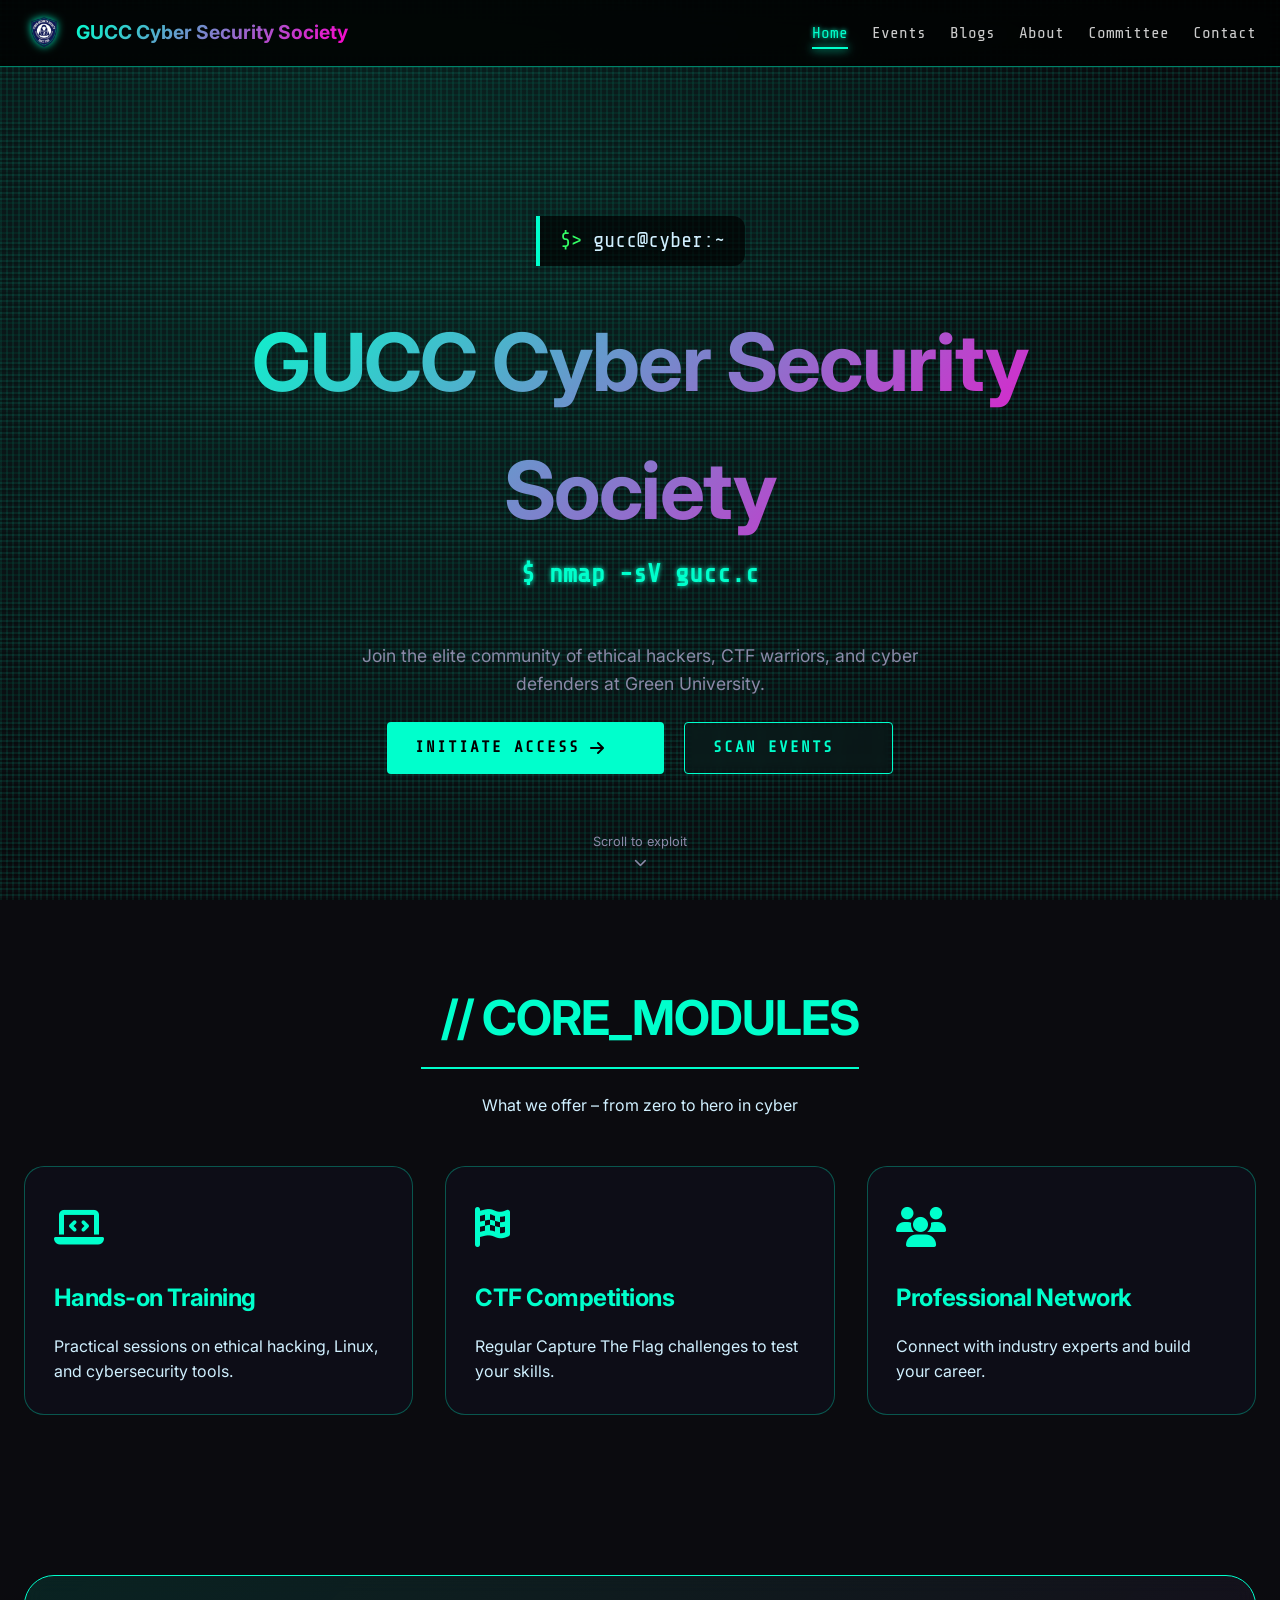
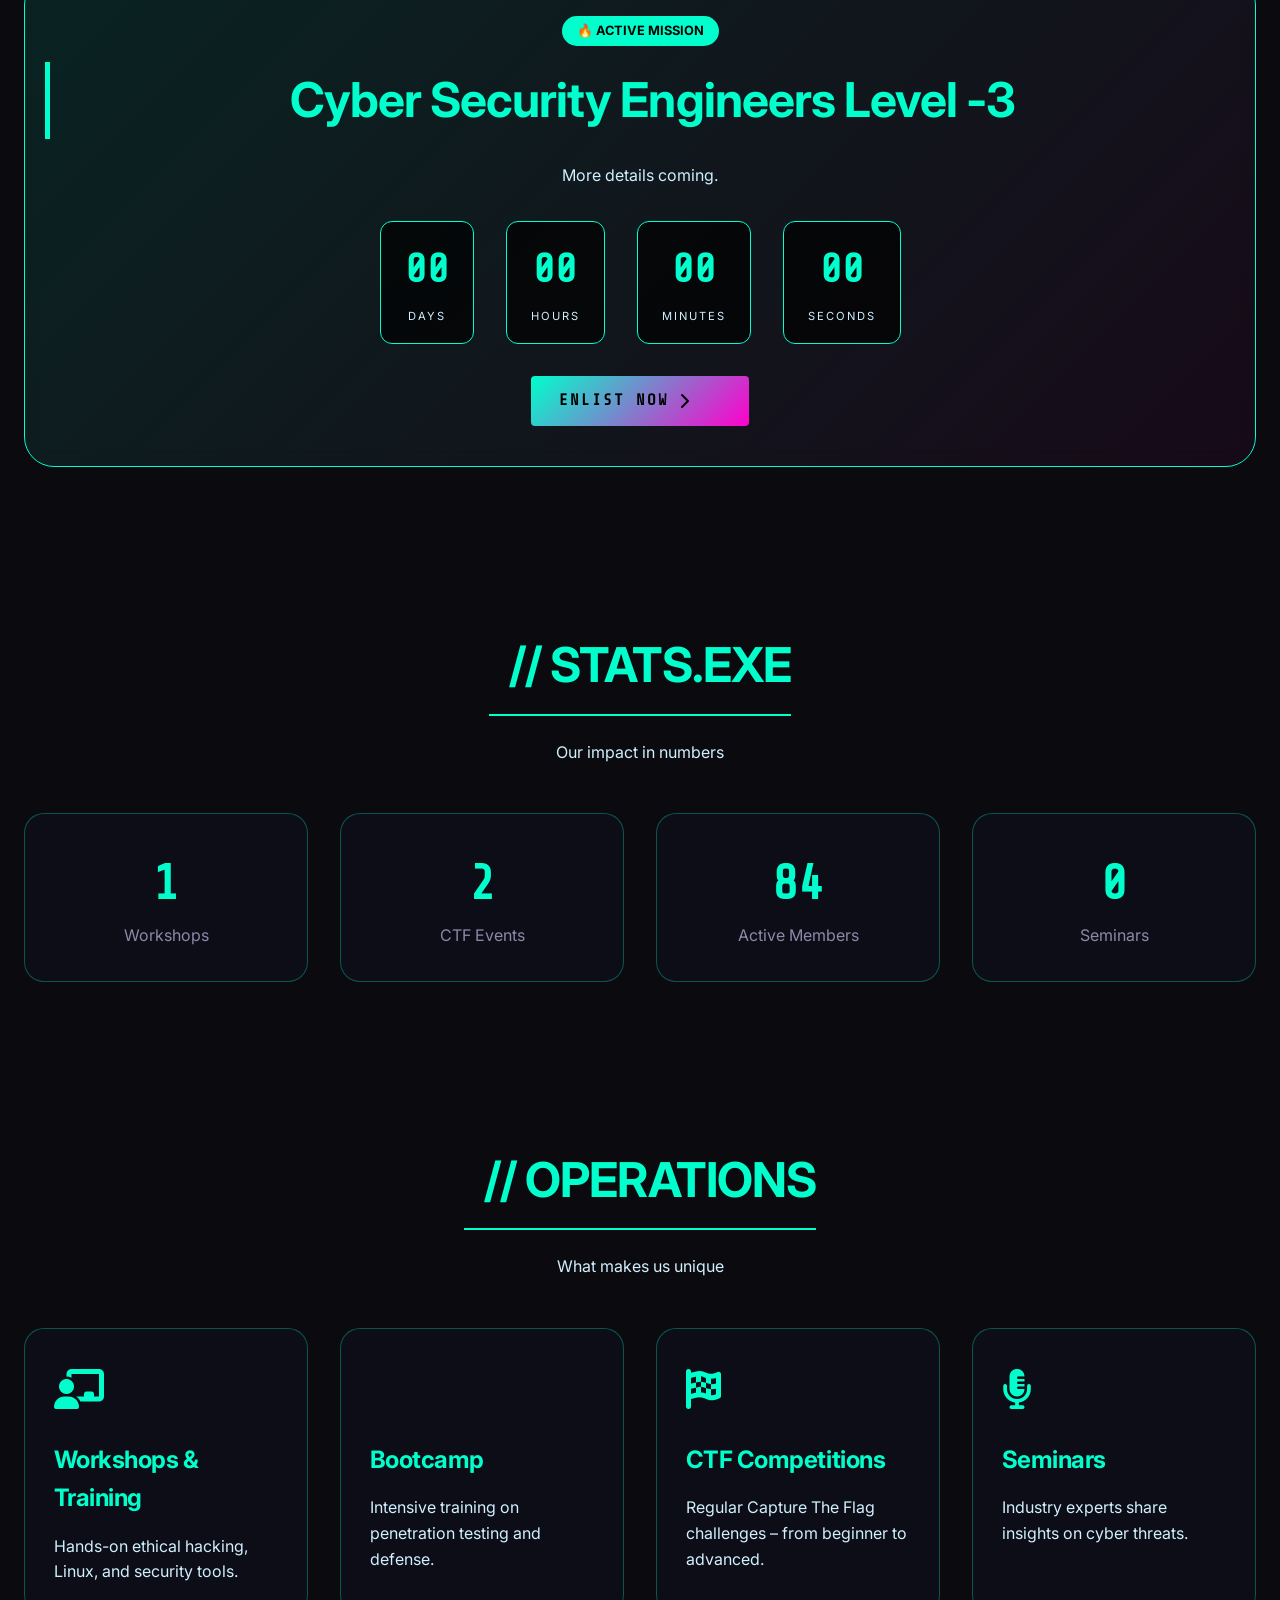
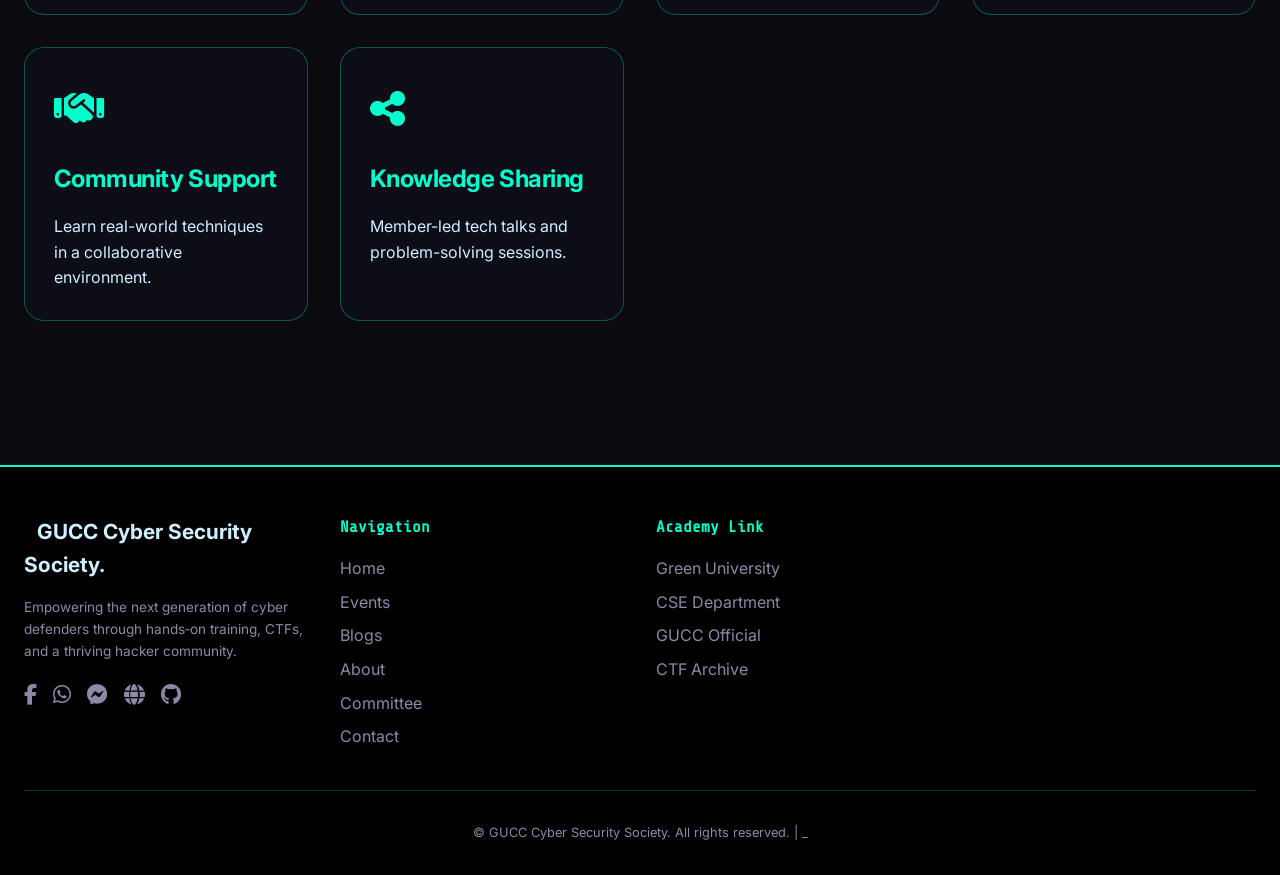
<file: index.html>
<!DOCTYPE html>
<html lang="en">
<head>
    <meta charset="UTF-8">
    <meta name="viewport" content="width=device-width, initial-scale=1.0, viewport-fit=cover">
    <meta name="description" content="GUCC Cyber Security Society – Home of cyber defenders. Join CTFs, workshops, and a community of ethical hackers at Green University.">
    <meta name="keywords" content="GUCC, cyber security, ethical hacking, CTF, Green University, hacker community">
    <meta name="author" content="GUCC Cyber Security Society">
    <meta name="theme-color" content="#0b0b0f">
    <title>GUCC Cyber Security | Home</title>
    
    <!-- Stylesheets -->
    <link rel="stylesheet" href="https://cdnjs.cloudflare.com/ajax/libs/font-awesome/6.5.1/css/all.min.css">
    <link href="https://fonts.googleapis.com/css2?family=Share+Tech+Mono&family=Inter:wght@300;400;500;600;700;800&display=swap" rel="stylesheet">
    <link rel="stylesheet" href="style.css">
</head>
<body id="index">

    <!-- ========== SHARED COMPONENTS ========== -->
    <div id="navbar-placeholder"></div>

    <!-- ========== HERO SECTION ========== -->
    <section class="hero">
        <div class="hero-overlay"></div>
        <div class="hero-content">
            <div class="terminal-prompt">
                <span>$></span> gucc@cyber:~ 
            </div>
            <h1 class="glitch" data-text="GUCC Cyber Security Society">
                GUCC Cyber Security Society
            </h1>
            <div id="typed-text"></div>
            <p class="hero-description">
                Join the elite community of ethical hackers, CTF warriors, and cyber defenders at Green University.
            </p>
            <div class="hero-buttons">
                <a href="about.html" class="btn btn-primary">Initiate Access <i class="fas fa-arrow-right"></i></a>
                <a href="events.html" class="btn btn-outline">Scan Events</a>
            </div>
        </div>
        <div class="hero-scroll">
            <span>Scroll to exploit</span>
            <i class="fas fa-chevron-down"></i>
        </div>
    </section>

    <!-- ========== FEATURES SECTION ========== -->
    <section class="features section-padding">
        <div class="container">
            <div class="section-header">
                <h2>// CORE_MODULES</h2>
                <p>What we offer – from zero to hero in cyber</p>
            </div>
            <div class="features-grid" id="featuresGrid">
                <!-- Dynamically injected by script.js -->
            </div>
        </div>
    </section>

    <!-- ========== COUNTDOWN PROMO SECTION ========== -->
    <section class="ctf-promo section-padding">
        <div class="container">
            <div class="ctf-promo-card">
                <span class="ctf-badge">🔥 ACTIVE MISSION</span>
                <h2 id="promoEventName">DeenSec CTF 2026</h2>
                <p id="promoEventDesc">Intra-University Capture The Flag – solo format. Prove your skills.</p>
                <div class="countdown-wrapper">
                    <div class="countdown-item">
                        <span class="countdown-number" id="days">00</span>
                        <span class="countdown-label">Days</span>
                    </div>
                    <div class="countdown-item">
                        <span class="countdown-number" id="hours">00</span>
                        <span class="countdown-label">Hours</span>
                    </div>
                    <div class="countdown-item">
                        <span class="countdown-number" id="minutes">00</span>
                        <span class="countdown-label">Minutes</span>
                    </div>
                    <div class="countdown-item">
                        <span class="countdown-number" id="seconds">00</span>
                        <span class="countdown-label">Seconds</span>
                    </div>
                </div>
                <a href="contact.html" id="promoEventLink" class="btn btn-register">Enlist Now <i class="fas fa-chevron-right"></i></a>
            </div>
        </div>
    </section>

    <!-- ========== STATS SECTION ========== -->
    <section class="stats section-padding">
        <div class="container">
            <div class="section-header">
                <h2>// STATS.EXE</h2>
                <p>Our impact in numbers</p>
            </div>
            <div class="stats-grid" id="statsGrid">
                <!-- Dynamically injected -->
            </div>
        </div>
    </section>

    <!-- ========== ACTIVITIES SECTION ========== -->
    <section class="activities section-padding">
        <div class="container">
            <div class="section-header">
                <h2>// OPERATIONS</h2>
                <p>What makes us unique</p>
            </div>
            <div class="activities-grid" id="activitiesGrid">
                <!-- Dynamically injected -->
            </div>
        </div>
    </section>

    <!-- ========== FOOTER PLACEHOLDER ========== -->
    <div id="footer-placeholder"></div>

    <!-- ========== SCRIPTS ========== -->
    <!-- Load data.js first, then main script -->
    <script src="data.js"></script>
    <script src="script.js"></script>
</body>
</html>
</file>
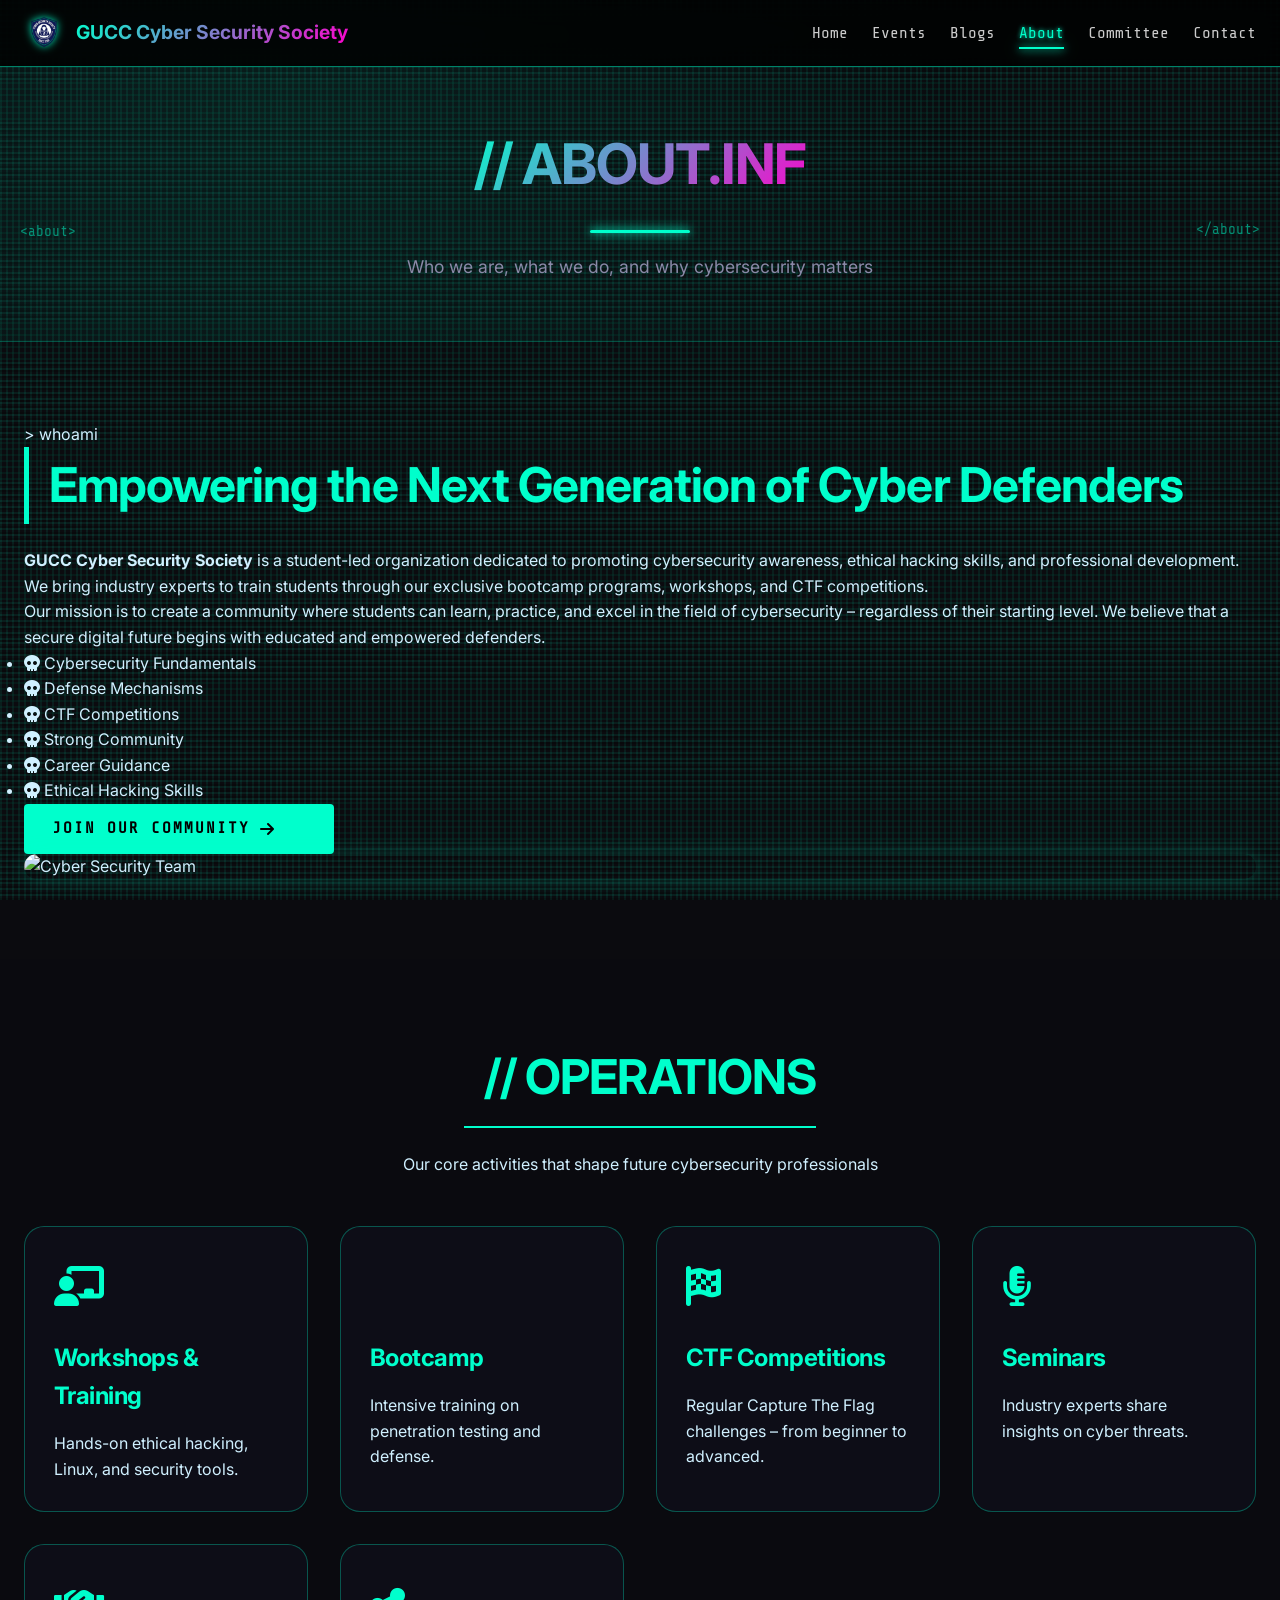
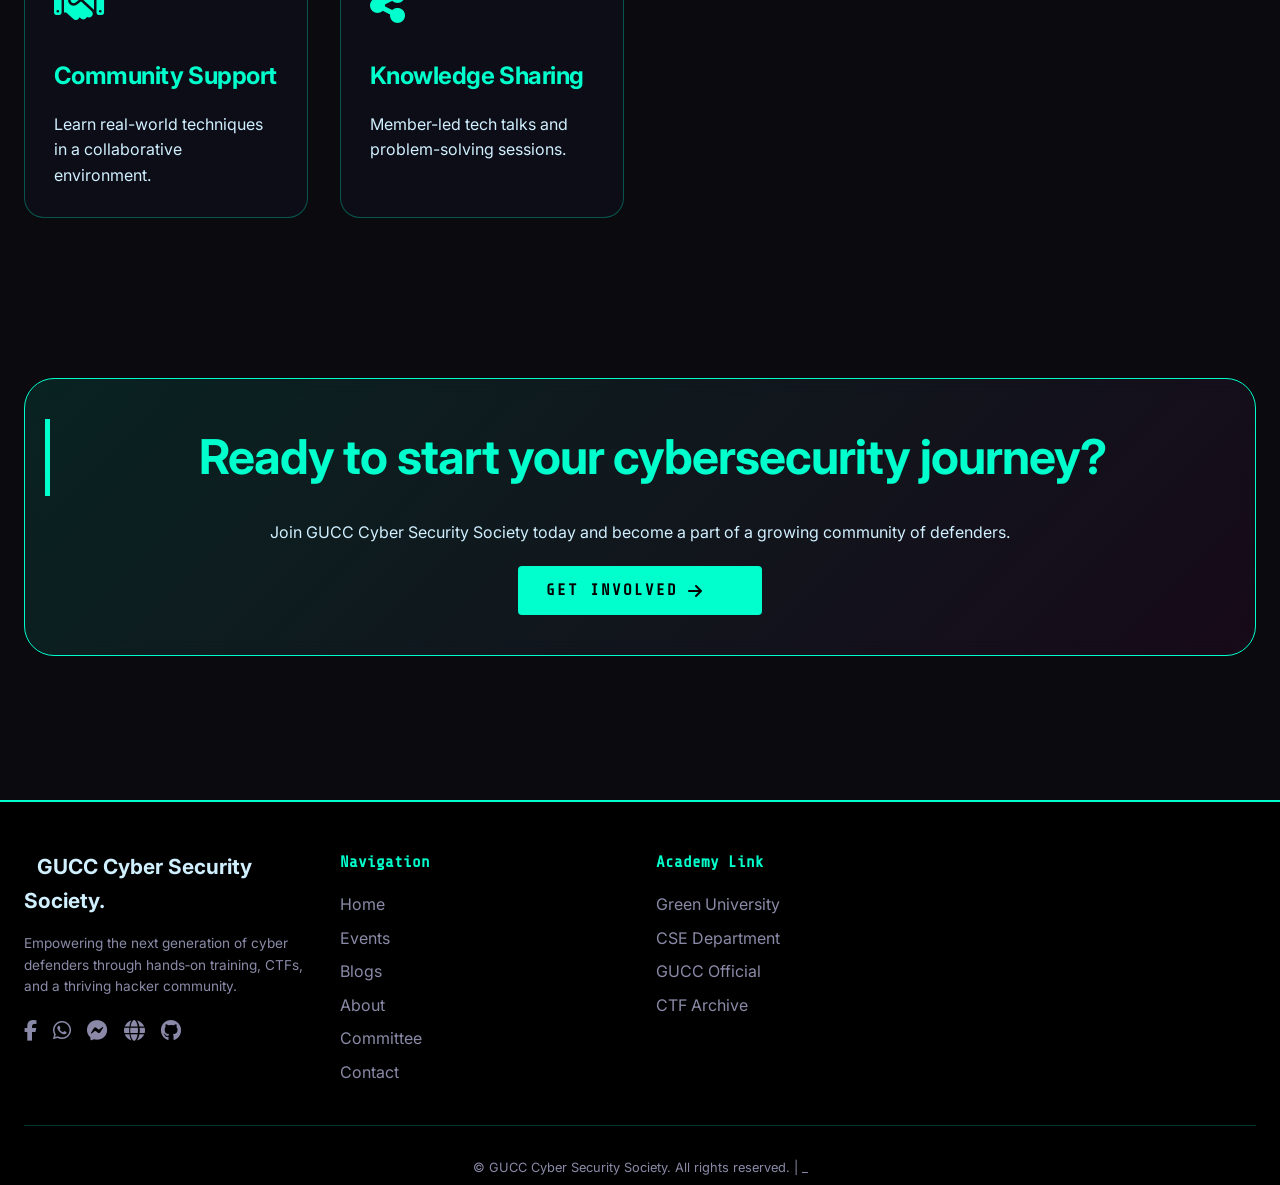
<file: about.html>
<!DOCTYPE html>
<html lang="en">
<head>
    <meta charset="UTF-8">
    <meta name="viewport" content="width=device-width, initial-scale=1.0, viewport-fit=cover">
    <meta name="description" content="About GUCC Cyber Security Society – mission, vision, activities, and the team behind the cybersecurity club at Green University.">
    <meta name="keywords" content="about GUCC, cybersecurity club, mission, activities, Green University">
    <meta name="author" content="GUCC Cyber Security Society">
    <meta name="theme-color" content="#0b0b0f">
    <title>GUCC Cyber Security | About</title>
    
    <!-- Stylesheets -->
    <link rel="stylesheet" href="https://cdnjs.cloudflare.com/ajax/libs/font-awesome/6.5.1/css/all.min.css">
    <link href="https://fonts.googleapis.com/css2?family=Share+Tech+Mono&family=Inter:wght@300;400;500;600;700;800&display=swap" rel="stylesheet">
    <link rel="stylesheet" href="style.css">
</head>
<body id="about">

    <!-- ========== SHARED NAVBAR ========== -->
    <div id="navbar-placeholder"></div>

    <!-- ========== PAGE HEADER ========== -->
    <section class="page-header">
        <div class="container">
            <div class="page-header-content">
                <div class="header-decor left">
                    <span class="bracket">&lt;</span><span class="tag">about</span><span class="bracket">&gt;</span>
                </div>
                <h1 id="page-title" class="glitch" data-text="About Us">
                    <span class="glitch-layer" aria-hidden="true">About Us</span>
                    <span class="glitch-layer" aria-hidden="true">About Us</span>
                    <span class="glitch-layer" aria-hidden="true">About Us</span>
                    About Us
                </h1>
                <div class="title-underline"></div>
                <p id="page-subtitle" class="page-subtitle">Who we are, what we do, and why cybersecurity matters</p>
                <div class="header-decor right">
                    <span class="bracket">&lt;/</span><span class="tag">about</span><span class="bracket">&gt;</span>
                </div>
            </div>
        </div>
    </section>

    <!-- ========== MAIN ABOUT SECTION (DYNAMIC) ========== -->
    <section class="about section-padding">
        <div class="container">
            <div class="about-grid" id="aboutGrid">
                <!-- Content will be injected by script.js from data.js -->
                <div class="loading-spinner"><i class="fas fa-spinner fa-pulse"></i> Loading information...</div>
            </div>
        </div>
    </section>

    <!-- ========== ACTIVITIES SECTION (DYNAMIC) ========== -->
    <section class="activities section-padding" style="background: var(--dark);">
        <div class="container">
            <div class="section-header">
                <h2>// OPERATIONS</h2>
                <p>Our core activities that shape future cybersecurity professionals</p>
            </div>
            <div class="activities-grid" id="aboutActivitiesGrid">
                <!-- Activities will be injected here -->
            </div>
        </div>
    </section>

    <!-- ========== CALL TO ACTION ========== -->
    <section class="cta-padding section-padding">
        <div class="container">
            <div class="ctf-promo-card" style="padding: 40px 20px;">
                <h2>Ready to start your cybersecurity journey?</h2>
                <p>Join GUCC Cyber Security Society today and become a part of a growing community of defenders.</p>
                <a href="contact.html" class="btn btn-primary" style="margin-top: 20px;">Get Involved <i class="fas fa-arrow-right"></i></a>
            </div>
        </div>
    </section>

    <!-- ========== SHARED FOOTER ========== -->
    <div id="footer-placeholder"></div>

    <!-- ========== SCRIPTS ========== -->
    <script src="data.js"></script>
    <script src="script.js"></script>
</body>
</html>
</file>
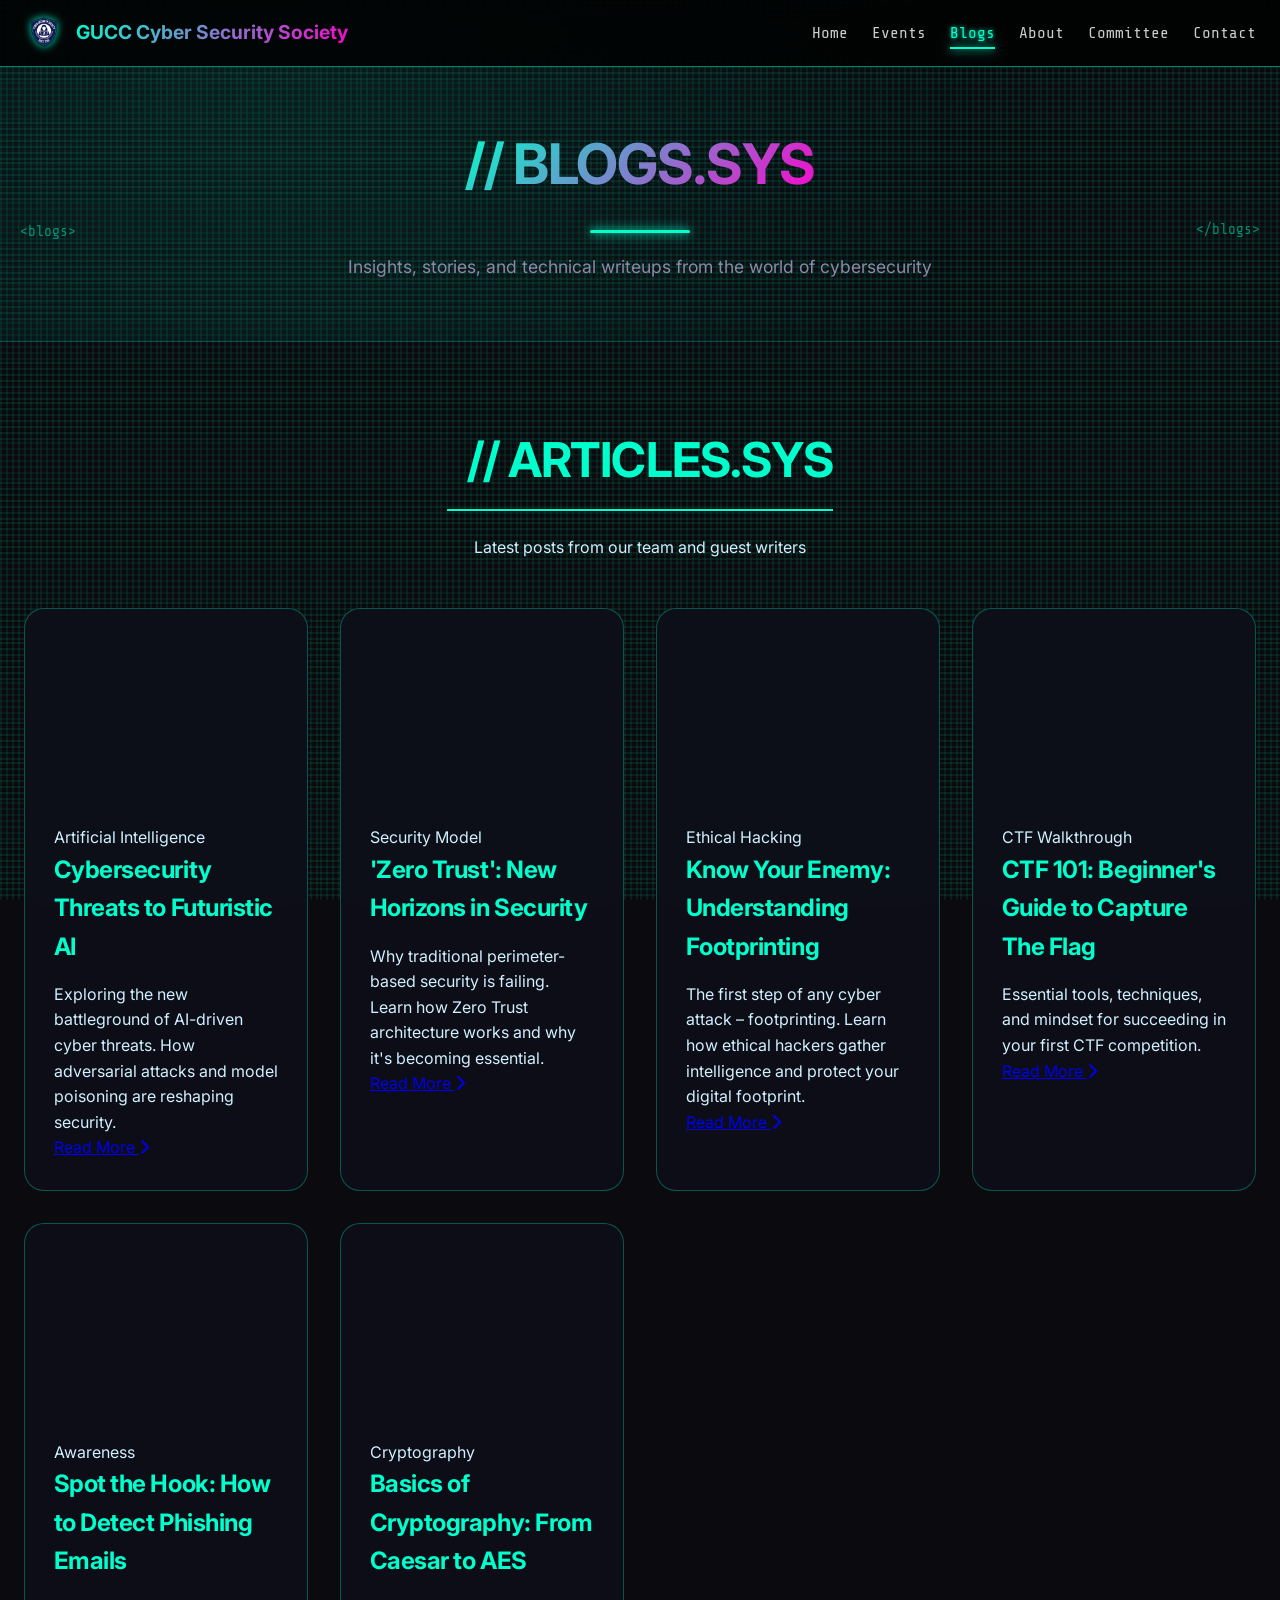
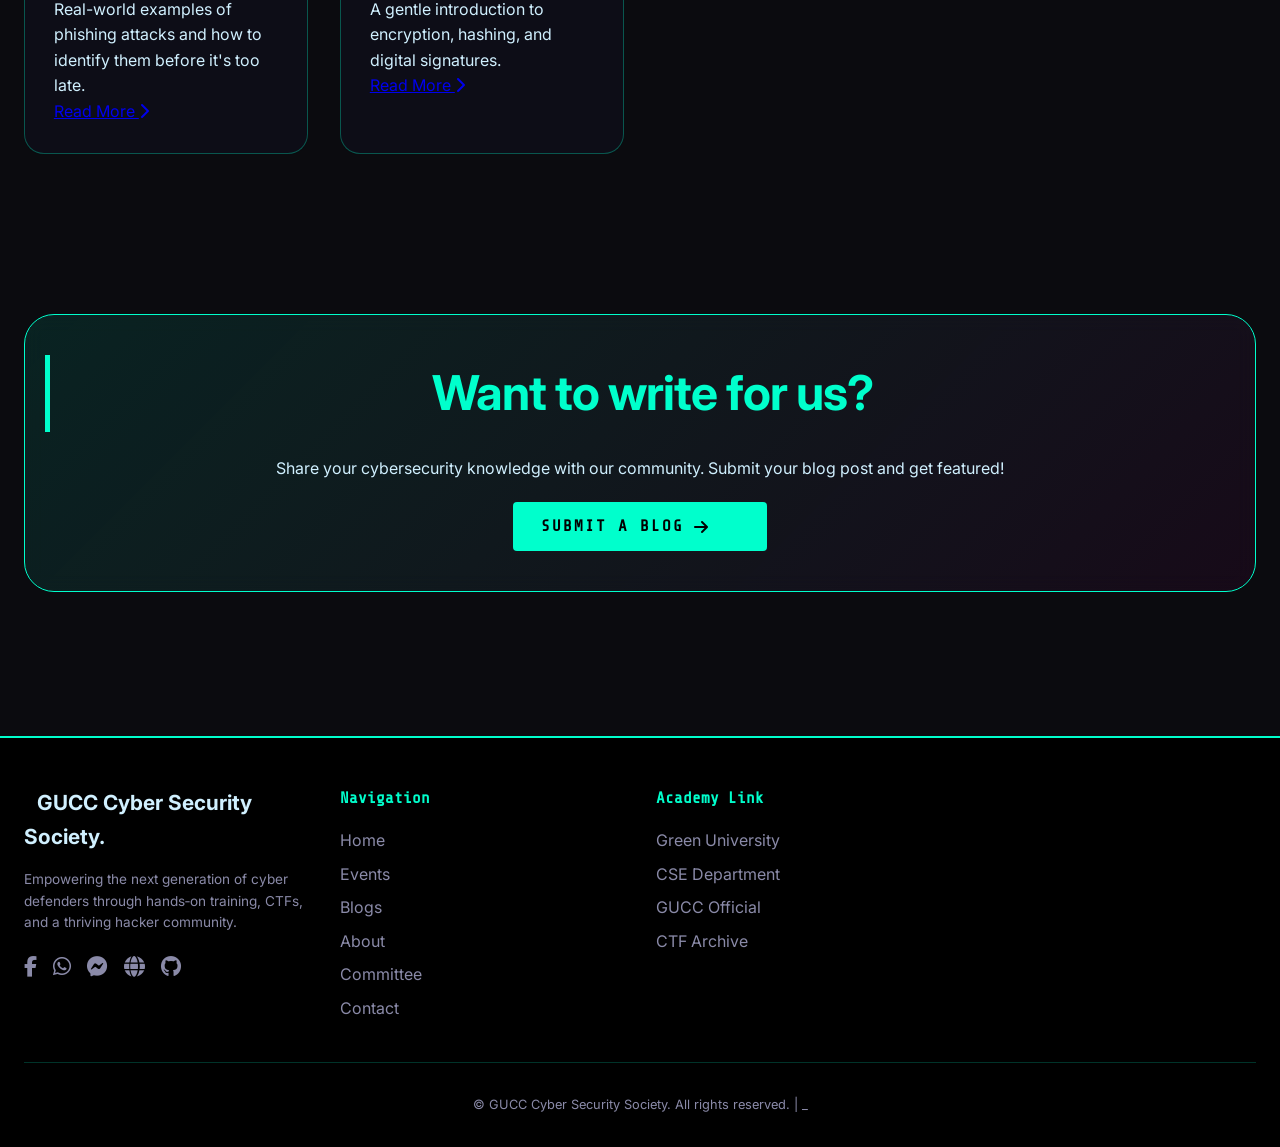
<file: blogs.html>
<!DOCTYPE html>
<html lang="en">
<head>
    <meta charset="UTF-8">
    <meta name="viewport" content="width=device-width, initial-scale=1.0, viewport-fit=cover">
    <meta name="description" content="Blogs and articles on cybersecurity, ethical hacking, CTF tips, and industry insights from GUCC Cyber Security Society.">
    <meta name="keywords" content="cybersecurity blog, ethical hacking, CTF writeups, security articles, GUCC">
    <meta name="author" content="GUCC Cyber Security Society">
    <meta name="theme-color" content="#0b0b0f">
    <title>GUCC Cyber Security | Blogs</title>
    
    <!-- Stylesheets -->
    <link rel="stylesheet" href="https://cdnjs.cloudflare.com/ajax/libs/font-awesome/6.5.1/css/all.min.css">
    <link href="https://fonts.googleapis.com/css2?family=Share+Tech+Mono&family=Inter:wght@300;400;500;600;700;800&display=swap" rel="stylesheet">
    <link rel="stylesheet" href="style.css">
</head>
<body id="blogs">

    <!-- ========== SHARED NAVBAR ========== -->
    <div id="navbar-placeholder"></div>

    <!-- ========== PAGE HEADER ========== -->
    <section class="page-header">
        <div class="container">
            <div class="page-header-content">
                <div class="header-decor left">
                    <span class="bracket">&lt;</span><span class="tag">blogs</span><span class="bracket">&gt;</span>
                </div>
                <h1 id="page-title" class="glitch" data-text="Our Blogs">
                    <span class="glitch-layer" aria-hidden="true">Our Blogs</span>
                    <span class="glitch-layer" aria-hidden="true">Our Blogs</span>
                    <span class="glitch-layer" aria-hidden="true">Our Blogs</span>
                    Our Blogs
                </h1>
                <div class="title-underline"></div>
                <p id="page-subtitle" class="page-subtitle">Insights, stories, and technical writeups from the world of cybersecurity</p>
                <div class="header-decor right">
                    <span class="bracket">&lt;/</span><span class="tag">blogs</span><span class="bracket">&gt;</span>
                </div>
            </div>
        </div>
    </section>

    <!-- ========== BLOGS GRID SECTION ========== -->
    <section class="blogs section-padding">
        <div class="container">
            <div class="section-header">
                <h2>// ARTICLES.SYS</h2>
                <p>Latest posts from our team and guest writers</p>
            </div>
            <div class="blogs-grid" id="blogsGrid">
                <!-- Blog cards will be injected dynamically by script.js -->
                <div class="loading-spinner"><i class="fas fa-spinner fa-pulse"></i> Loading articles...</div>
            </div>
        </div>
    </section>

    <!-- ========== CALL TO ACTION ========== -->
    <section class="cta-padding section-padding">
        <div class="container">
            <div class="ctf-promo-card" style="padding: 40px 20px;">
                <h2>Want to write for us?</h2>
                <p>Share your cybersecurity knowledge with our community. Submit your blog post and get featured!</p>
                <a href="contact.html" class="btn btn-primary" style="margin-top: 20px;">Submit a Blog <i class="fas fa-arrow-right"></i></a>
            </div>
        </div>
    </section>

    <!-- ========== SHARED FOOTER ========== -->
    <div id="footer-placeholder"></div>

    <!-- ========== SCRIPTS ========== -->
    <script src="data.js"></script>
    <script src="script.js"></script>
</body>
</html>
</file>
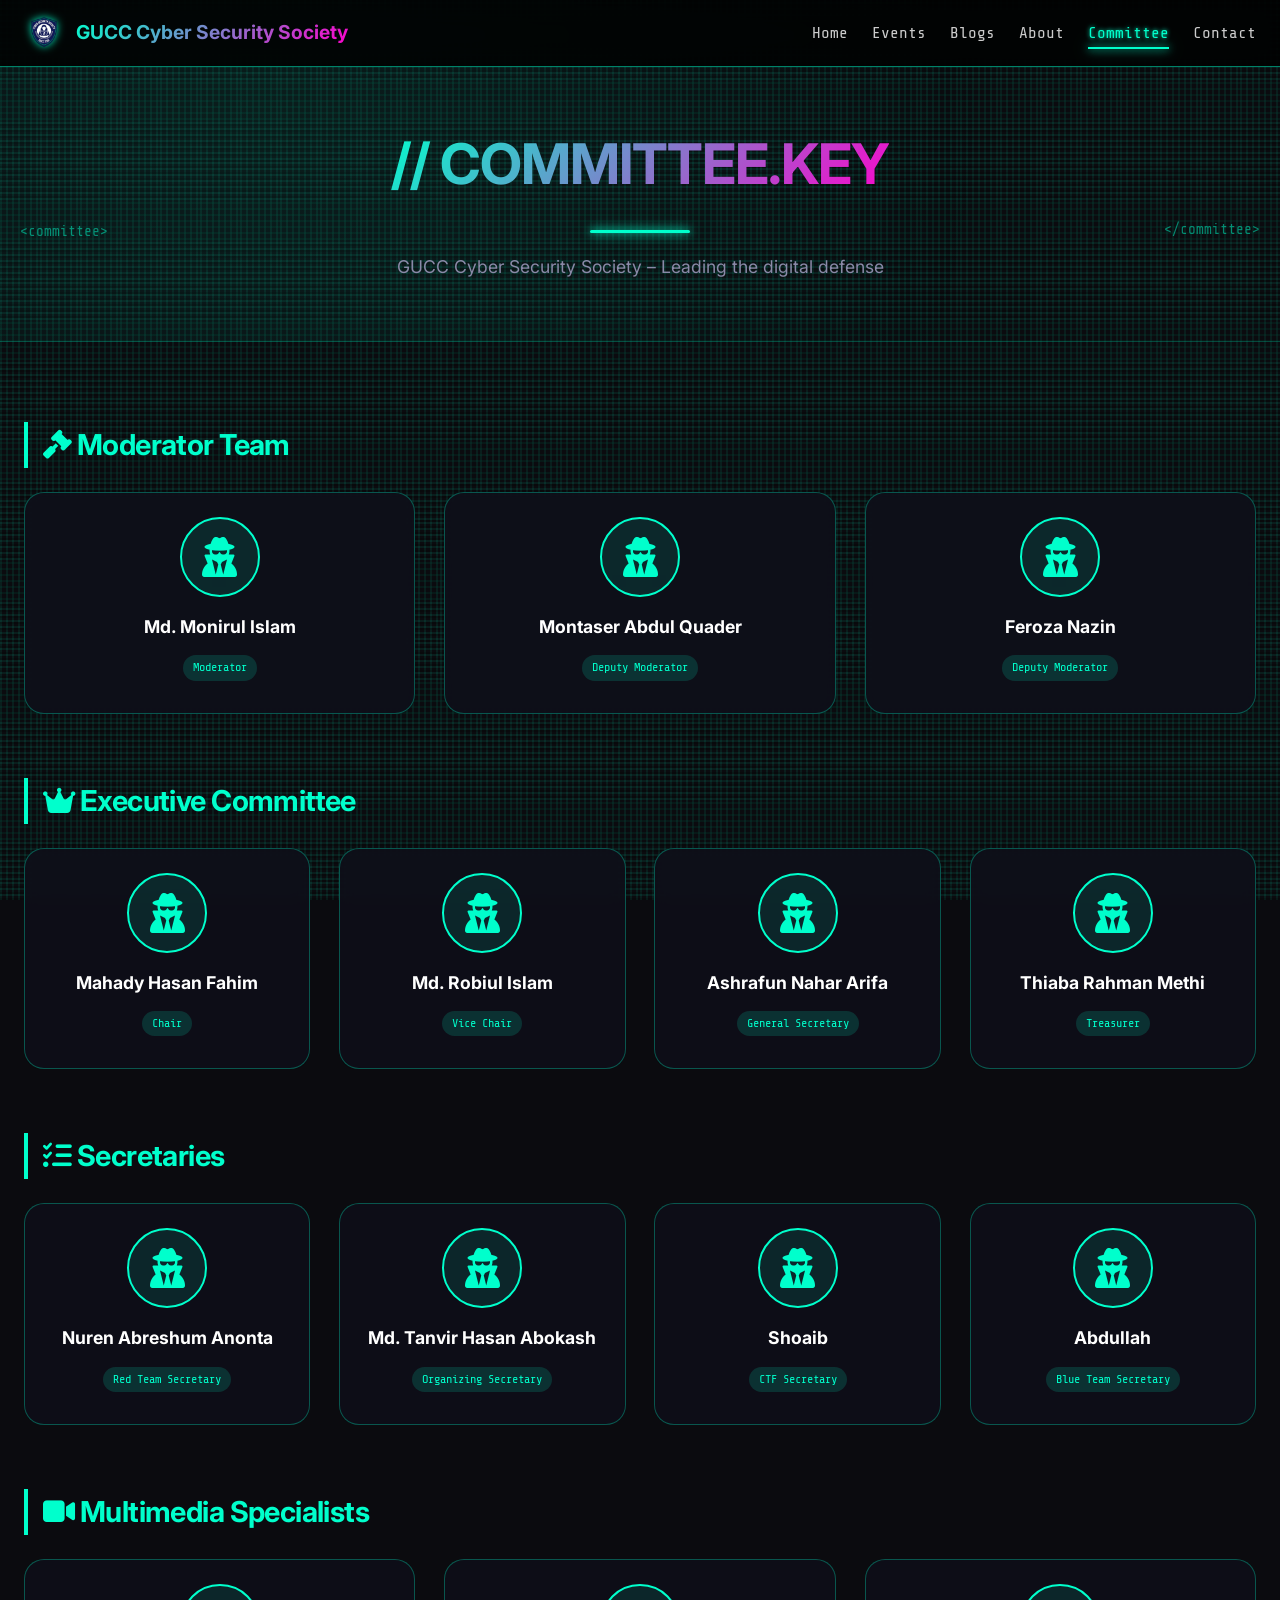
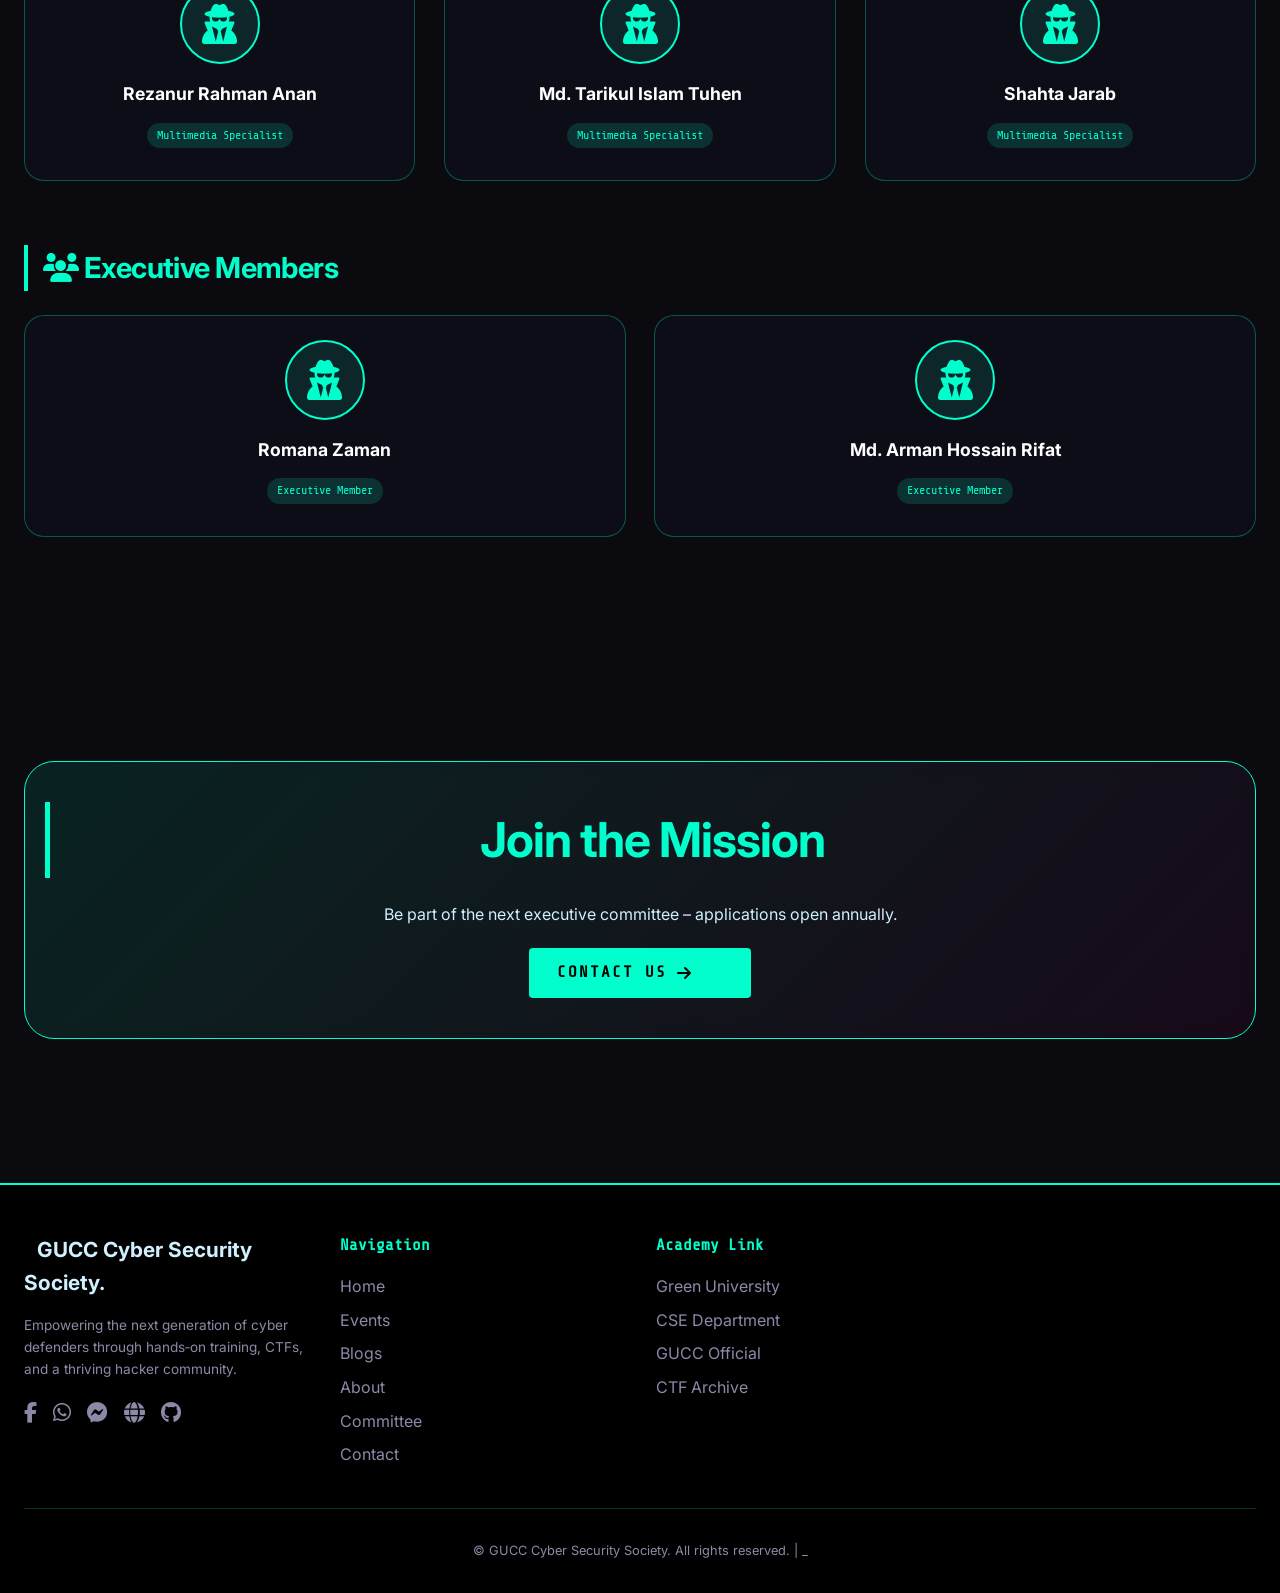
<file: committee.html>
<!DOCTYPE html>
<html lang="en">
<head>
    <meta charset="UTF-8">
    <meta name="viewport" content="width=device-width, initial-scale=1.0, viewport-fit=cover">
    <meta name="description" content="Executive Committee 2025-2026 of GUCC Cyber Security Society – moderators, advisors, and student leaders.">
    <meta name="keywords" content="GUCC, cybersecurity committee, executive committee 2025-2026, moderators, student leaders">
    <meta name="author" content="GUCC Cyber Security Society">
    <meta name="theme-color" content="#0b0b0f">
    <title>GUCC Cyber Security | Committee</title>
    
    <!-- Stylesheets -->
    <link rel="stylesheet" href="https://cdnjs.cloudflare.com/ajax/libs/font-awesome/6.5.1/css/all.min.css">
    <link href="https://fonts.googleapis.com/css2?family=Share+Tech+Mono&family=Inter:wght@300;400;500;600;700;800&display=swap" rel="stylesheet">
    <link rel="stylesheet" href="style.css">
</head>
<body id="committee">

    <!-- ========== SHARED NAVBAR ========== -->
    <div id="navbar-placeholder"></div>

    <!-- ========== PAGE HEADER ========== -->
    <section class="page-header">
        <div class="container">
            <div class="page-header-content">
                <div class="header-decor left">
                    <span class="bracket">&lt;</span><span class="tag">committee</span><span class="bracket">&gt;</span>
                </div>
                <h1 id="page-title" class="glitch" data-text="Executive Committee 2025-2026">
                    <span class="glitch-layer" aria-hidden="true">Executive Committee 2025-2026</span>
                    <span class="glitch-layer" aria-hidden="true">Executive Committee 2025-2026</span>
                    <span class="glitch-layer" aria-hidden="true">Executive Committee 2025-2026</span>
                    Executive Committee 2025-2026
                </h1>
                <div class="title-underline"></div>
                <p id="page-subtitle" class="page-subtitle">GUCC Cyber Security Society – Leading the digital defense</p>
                <div class="header-decor right">
                    <span class="bracket">&lt;/</span><span class="tag">committee</span><span class="bracket">&gt;</span>
                </div>
            </div>
        </div>
    </section>

    <!-- ========== COMMITTEE DYNAMIC CONTENT ========== -->
    <section class="committee section-padding">
        <div class="container" id="committeeContainer">
            <!-- Committee groups and member cards will be injected here by script.js -->
            <div class="loading-spinner"><i class="fas fa-spinner fa-pulse"></i> Loading committee structure...</div>
        </div>
    </section>

    <!-- ========== CALL TO ACTION ========== -->
    <section class="cta-padding section-padding">
        <div class="container">
            <div class="ctf-promo-card" style="padding: 40px 20px;">
                <h2>Join the Mission</h2>
                <p>Be part of the next executive committee – applications open annually.</p>
                <a href="contact.html" class="btn btn-primary" style="margin-top: 20px;">Contact Us <i class="fas fa-arrow-right"></i></a>
            </div>
        </div>
    </section>

    <!-- ========== SHARED FOOTER ========== -->
    <div id="footer-placeholder"></div>

    <!-- ========== SCRIPTS ========== -->
    <script src="data.js"></script>
    <script src="script.js"></script>
</body>
</html>
</file>
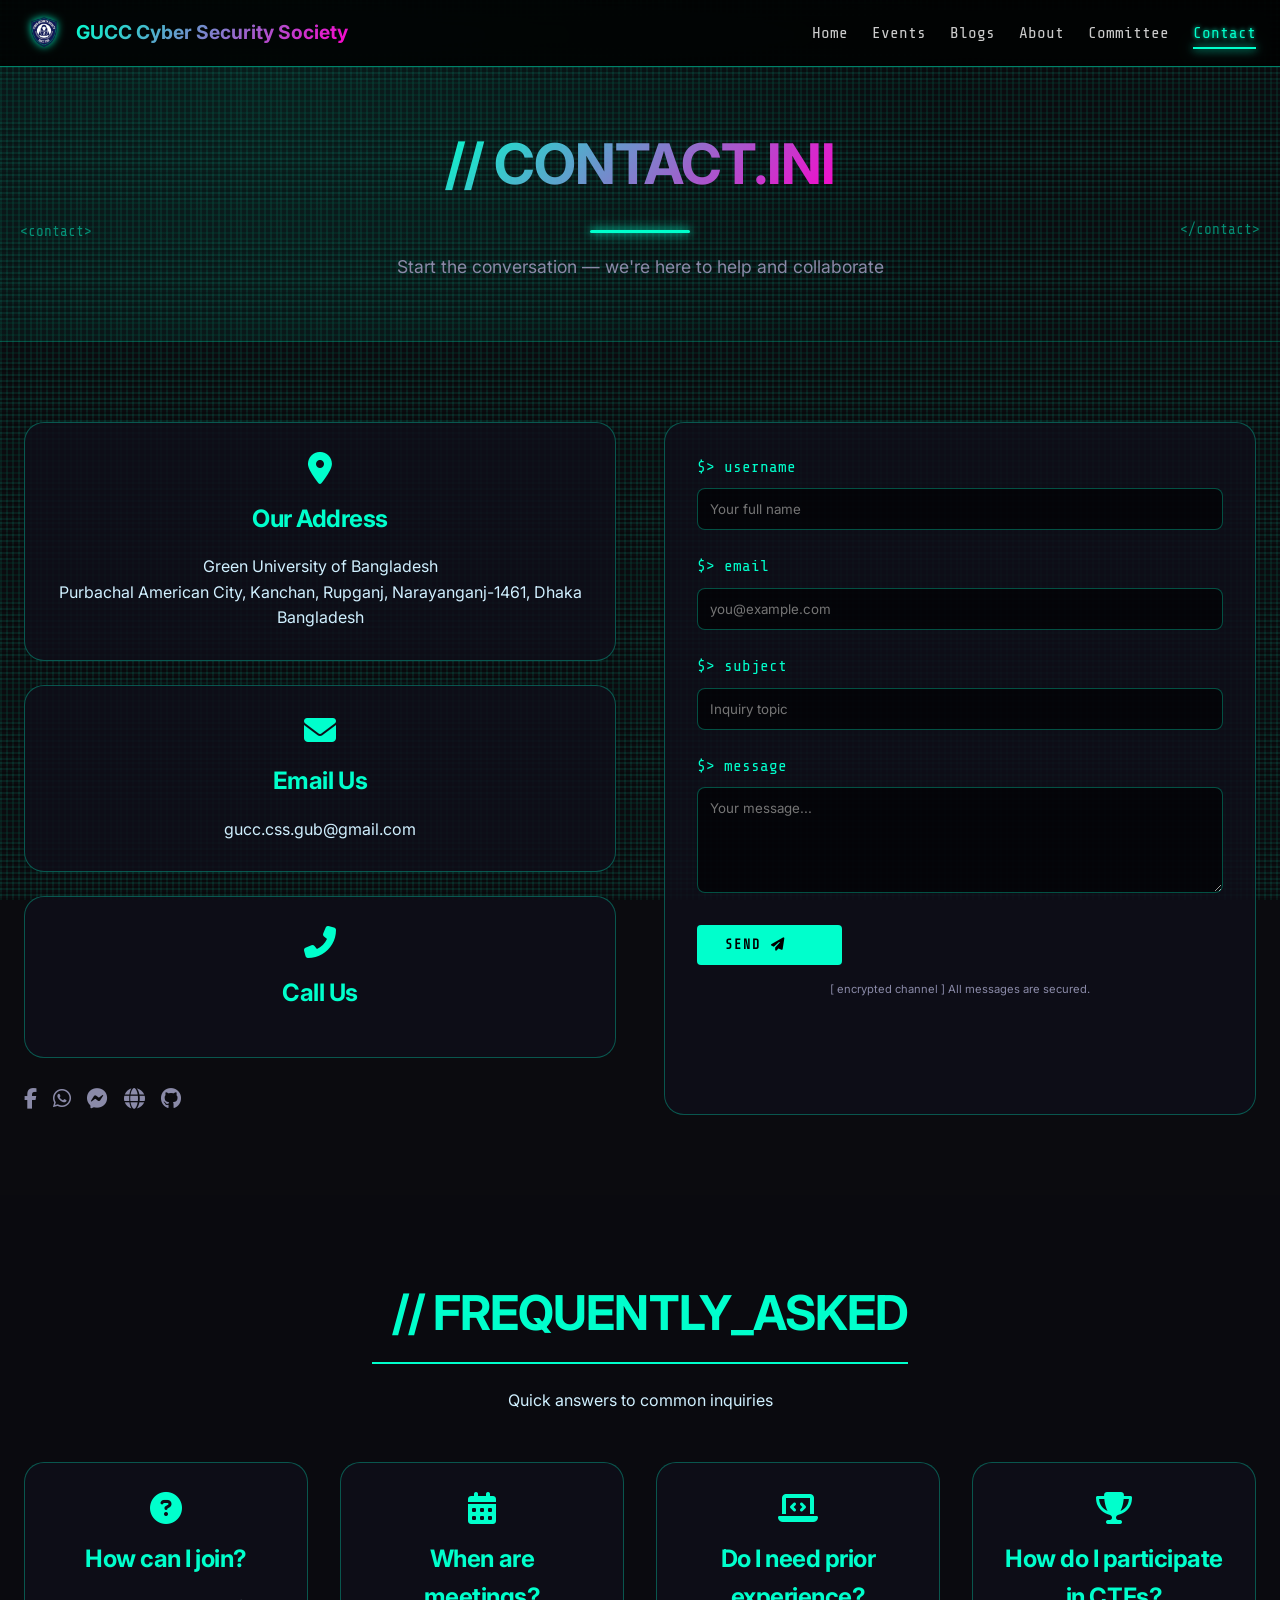
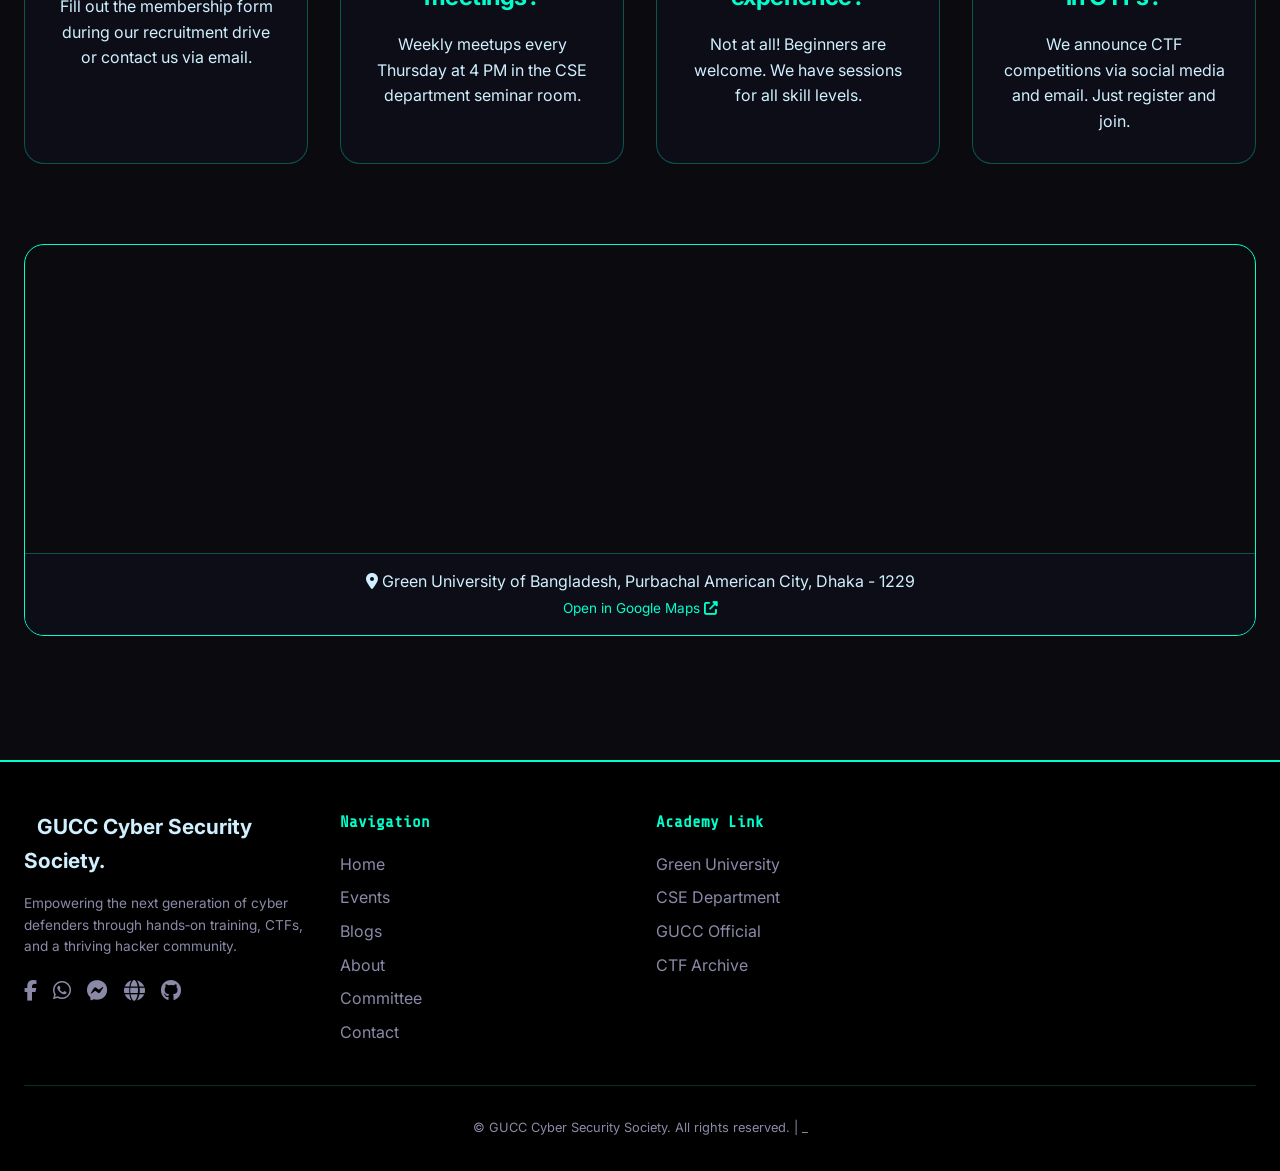
<file: contact.html>
<!DOCTYPE html>
<html lang="en">
<head>
    <meta charset="UTF-8">
    <meta name="viewport" content="width=device-width, initial-scale=1.0, viewport-fit=cover">
    <meta name="description" content="Contact GUCC Cyber Security Society – get in touch for inquiries, collaborations, membership, or event hosting.">
    <meta name="keywords" content="contact GUCC, cybersecurity club email, reach us, Green University">
    <meta name="author" content="GUCC Cyber Security Society">
    <meta name="theme-color" content="#0b0b0f">
    <title>GUCC Cyber Security | Contact</title>
    
    <!-- Stylesheets -->
    <link rel="stylesheet" href="https://cdnjs.cloudflare.com/ajax/libs/font-awesome/6.5.1/css/all.min.css">
    <link href="https://fonts.googleapis.com/css2?family=Share+Tech+Mono&family=Inter:wght@300;400;500;600;700;800&display=swap" rel="stylesheet">
    <link rel="stylesheet" href="style.css">
</head>
<body id="contact">

    <!-- ========== SHARED NAVBAR ========== -->
    <div id="navbar-placeholder"></div>

    <!-- ========== PAGE HEADER ========== -->
    <section class="page-header">
        <div class="container">
            <div class="page-header-content">
                <div class="header-decor left">
                    <span class="bracket">&lt;</span><span class="tag">contact</span><span class="bracket">&gt;</span>
                </div>
                <h1 id="page-title" class="glitch" data-text="Contact Us">
                    <span class="glitch-layer" aria-hidden="true">Contact Us</span>
                    <span class="glitch-layer" aria-hidden="true">Contact Us</span>
                    <span class="glitch-layer" aria-hidden="true">Contact Us</span>
                    Contact Us
                </h1>
                <div class="title-underline"></div>
                <p id="page-subtitle" class="page-subtitle">Start the conversation — we're here to help and collaborate</p>
                <div class="header-decor right">
                    <span class="bracket">&lt;/</span><span class="tag">contact</span><span class="bracket">&gt;</span>
                </div>
            </div>
        </div>
    </section>

    <!-- ========== CONTACT GRID (INFO + FORM) ========== -->
    <section class="contact section-padding">
        <div class="container">
            <div class="contact-grid">
                <!-- Left side: Dynamic contact cards and social links -->
                <div class="contact-info" id="contactInfo">
                    <div class="loading-spinner"><i class="fas fa-spinner fa-pulse"></i> Loading contact info...</div>
                </div>
                
                <!-- Right side: Contact Form -->
                <div class="contact-form">
                    <form id="contactForm">
                        <div class="form-group">
                            <label>$> username</label>
                            <input type="text" id="name" placeholder="Your full name" required>
                        </div>
                        <div class="form-group">
                            <label>$> email</label>
                            <input type="email" id="email" placeholder="you@example.com" required>
                        </div>
                        <div class="form-group">
                            <label>$> subject</label>
                            <input type="text" id="subject" placeholder="Inquiry topic">
                        </div>
                        <div class="form-group">
                            <label>$> message</label>
                            <textarea id="message" rows="5" placeholder="Your message..." required></textarea>
                        </div>
                        <button type="submit" class="btn btn-primary">Send <i class="fas fa-paper-plane"></i></button>
                    </form>
                    <div id="formSuccess" class="form-success">
                        <i class="fas fa-check-circle"></i> Message transmitted successfully. We'll reply within 24-48 hours.
                    </div>
                    <p class="form-note">[ encrypted channel ] All messages are secured.</p>
                </div>
            </div>
        </div>
    </section>

    <!-- ========== FAQ SECTION (DYNAMIC) ========== -->
    <section class="faq-padding section-padding" style="background: var(--dark);">
        <div class="container">
            <div class="section-header">
                <h2>// FREQUENTLY_ASKED</h2>
                <p>Quick answers to common inquiries</p>
            </div>
            <div class="faq-grid" id="faqGrid">
                <div class="loading-spinner"><i class="fas fa-spinner fa-pulse"></i> Loading FAQ...</div>
            </div>
        </div>
    </section>

    <!-- ========== GOOGLE MAP SECTION ========== -->
    <div class="map-section section-padding">
        <div class="container">
            <div class="map-container">
                <iframe 
                    src="https://www.google.com/maps/embed?pb=!1m18!1m12!1m3!1d3650.123456789012!2d90.5663123!3d23.8295015!2m3!1f0!2f0!3f0!3m2!1i1024!2i768!4f13.1!3m3!1m2!1s0x3755cb0a4c65ef27%3A0xf54f56affbffdc99!2sGreen%20University%20of%20Bangladesh!5e0!3m2!1sen!2sbd!4v1700000000000!5m2!1sen!2sbd" 
                    width="100%" 
                    height="300" 
                    style="border:0; filter: grayscale(20%);" 
                    allowfullscreen="" 
                    loading="lazy" 
                    title="Green University Campus Map">
                </iframe>
                <div class="map-address">
                    <p><i class="fas fa-map-marker-alt"></i> Green University of Bangladesh, Purbachal American City, Dhaka - 1229</p>
                    <a href="https://www.google.com/maps/place/Green+University+of+Bangladesh/@23.8295015,90.5663123,17z/" target="_blank" rel="noopener noreferrer">Open in Google Maps <i class="fas fa-external-link-alt"></i></a>
                </div>
            </div>
        </div>
    </div>

    <!-- ========== SHARED FOOTER ========== -->
    <div id="footer-placeholder"></div>

    <!-- ========== SCRIPTS ========== -->
    <script src="data.js"></script>
    <script src="script.js"></script>
</body>
</html>
</file>
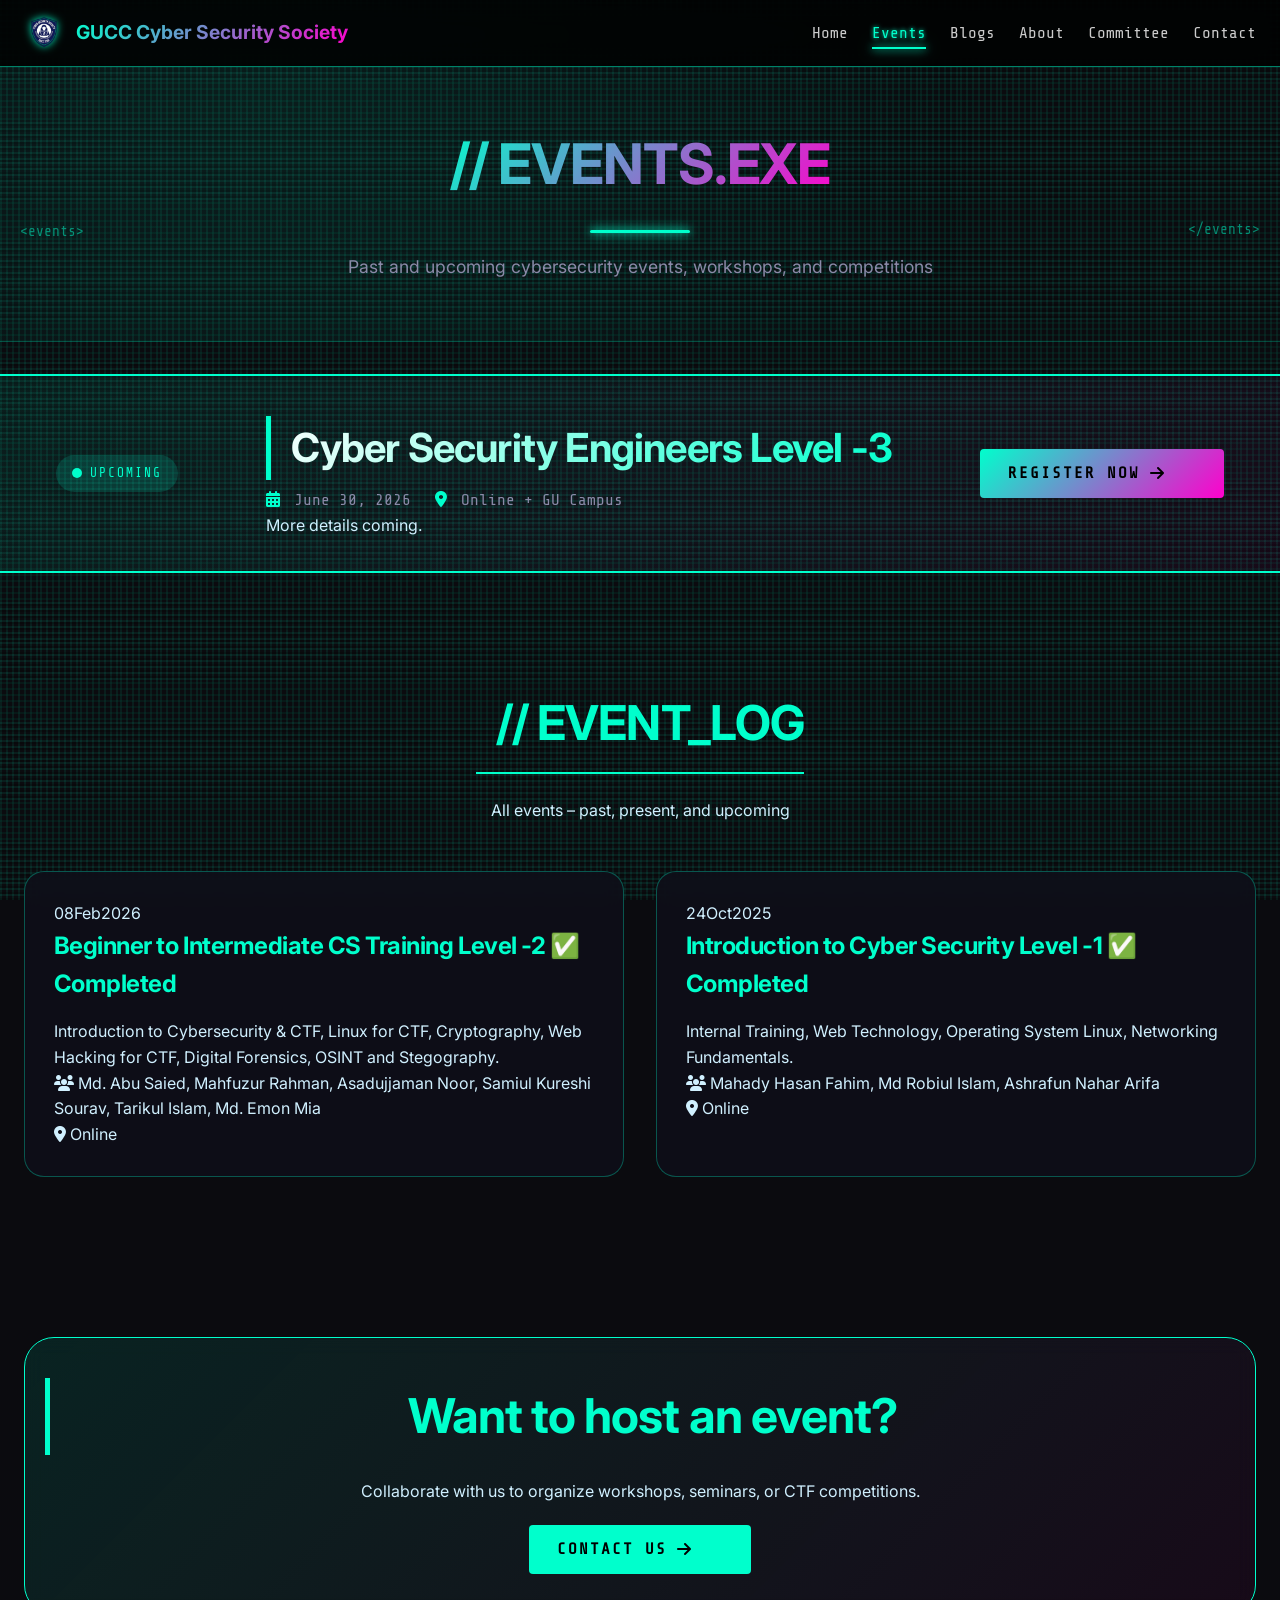
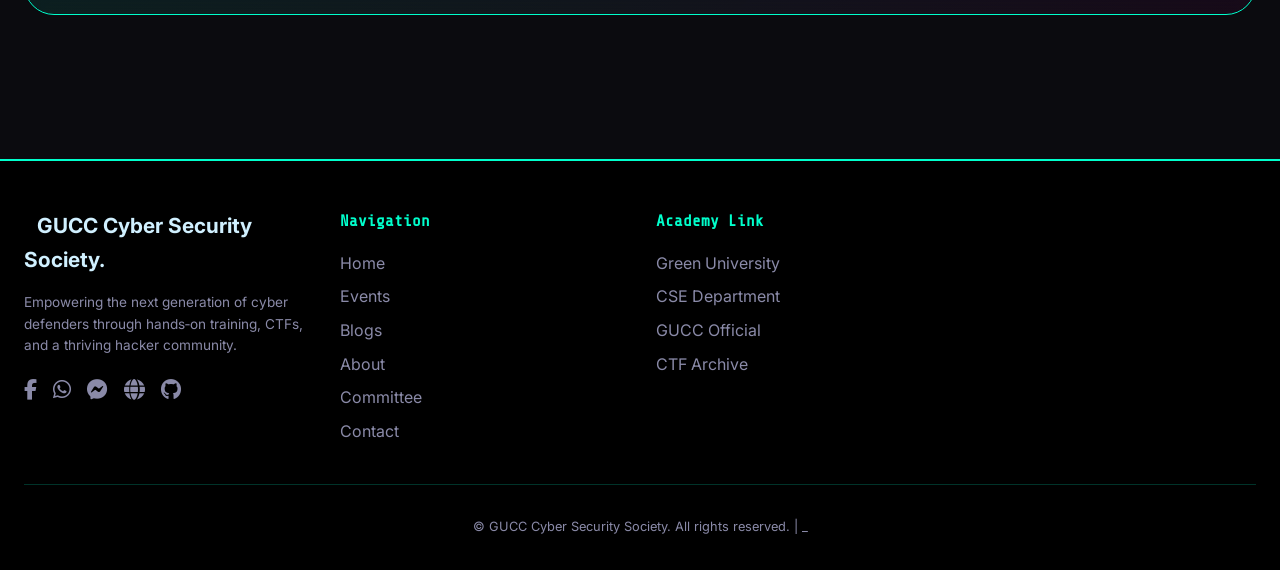
<file: events.html>
<!DOCTYPE html>
<html lang="en">
<head>
    <meta charset="UTF-8">
    <meta name="viewport" content="width=device-width, initial-scale=1.0, viewport-fit=cover">
    <meta name="description" content="Past and upcoming events of GUCC Cyber Security Society – workshops, CTF competitions, webinars, and bootcamps.">
    <meta name="keywords" content="cybersecurity events, CTF, workshops, webinars, GUCC, Green University">
    <meta name="author" content="GUCC Cyber Security Society">
    <meta name="theme-color" content="#0b0b0f">
    <title>GUCC Cyber Security | Events</title>
    
    <!-- Stylesheets -->
    <link rel="stylesheet" href="https://cdnjs.cloudflare.com/ajax/libs/font-awesome/6.5.1/css/all.min.css">
    <link href="https://fonts.googleapis.com/css2?family=Share+Tech+Mono&family=Inter:wght@300;400;500;600;700;800&display=swap" rel="stylesheet">
    <link rel="stylesheet" href="style.css">
</head>
<body id="events">

    <!-- ========== SHARED NAVBAR ========== -->
    <div id="navbar-placeholder"></div>

    <!-- ========== PAGE HEADER ========== -->
    <section class="page-header">
        <div class="container">
            <div class="page-header-content">
                <div class="header-decor left">
                    <span class="bracket">&lt;</span><span class="tag">events</span><span class="bracket">&gt;</span>
                </div>
                <h1 id="page-title" class="glitch" data-text="Our Events">
                    <span class="glitch-layer" aria-hidden="true">Our Events</span>
                    <span class="glitch-layer" aria-hidden="true">Our Events</span>
                    <span class="glitch-layer" aria-hidden="true">Our Events</span>
                    Our Events
                </h1>
                <div class="title-underline"></div>
                <p id="page-subtitle" class="page-subtitle">Past and upcoming cybersecurity events, workshops, and competitions</p>
                <div class="header-decor right">
                    <span class="bracket">&lt;/</span><span class="tag">events</span><span class="bracket">&gt;</span>
                </div>
            </div>
        </div>
    </section>

    <!-- ========== ACTIVE EVENT BANNER (DYNAMIC) ========== -->
    <div id="eventBannerContainer"></div>

    <!-- ========== EVENTS GRID SECTION ========== -->
    <section class="events section-padding">
        <div class="container">
            <div class="section-header">
                <h2>// EVENT_LOG</h2>
                <p>All events – past, present, and upcoming</p>
            </div>
            <div class="events-grid" id="eventsGrid">
                <!-- Events will be injected here by script.js -->
                <div class="loading-spinner"><i class="fas fa-spinner fa-pulse"></i> Loading events...</div>
            </div>
        </div>
    </section>

    <!-- ========== CALL TO ACTION SECTION ========== -->
    <section class="cta-padding section-padding">
        <div class="container">
            <div class="ctf-promo-card" style="padding: 40px 20px;">
                <h2>Want to host an event?</h2>
                <p>Collaborate with us to organize workshops, seminars, or CTF competitions.</p>
                <a href="contact.html" class="btn btn-primary" style="margin-top: 20px;">Contact Us <i class="fas fa-arrow-right"></i></a>
            </div>
        </div>
    </section>

    <!-- ========== SHARED FOOTER ========== -->
    <div id="footer-placeholder"></div>

    <!-- ========== SCRIPTS ========== -->
    <script src="data.js"></script>
    <script src="script.js"></script>
</body>
</html>
</file>
<file: style.css>
/* ============================================
   GUCC CYBER SECURITY SOCIETY - HACKER THEME
   Version: 6.0.0 (Professional, Fully Responsive)
   Last Updated: 2026-06-14
   
   Includes:
   - Grid background & CRT scanline
   - Navbar fixed + hide/show on scroll
   - Button slide effect on hover
   - Committee cards with full-width grid
   - Mobile responsive breakpoints
   - Scroll reveal animations
   ============================================ */

/* --------------------------------------------
   RESET & BASE
-------------------------------------------- */
* {
    margin: 0;
    padding: 0;
    box-sizing: border-box;
}

body {
    font-family: 'Inter', 'Share Tech Mono', monospace;
    background: #0b0b0f;
    color: #d0f0ff;
    line-height: 1.6;
    overflow-x: hidden;
    position: relative;
    cursor: default;
}

/* Animated Cyber Grid Background */
body::before {
    content: "";
    position: fixed;
    top: 0;
    left: 0;
    width: 100%;
    height: 100%;
    background-image: 
        repeating-linear-gradient(90deg, 
            rgba(0, 255, 200, 0.08) 0px, 
            rgba(0, 255, 200, 0.08) 2px,
            transparent 2px,
            transparent 6px),
        repeating-linear-gradient(0deg, 
            rgba(0, 255, 200, 0.08) 0px, 
            rgba(0, 255, 200, 0.08) 2px,
            transparent 2px,
            transparent 6px);
    background-size: 40px 40px;
    animation: gridShift 20s linear infinite;
    pointer-events: none;
    z-index: -2;
}

@keyframes gridShift {
    0% { background-position: 0 0; }
    100% { background-position: 40px 40px; }
}

/* CRT Scanline */
body::after {
    content: "";
    position: fixed;
    top: 0;
    left: 0;
    width: 100%;
    height: 100%;
    background: repeating-linear-gradient(
        0deg,
        rgba(0, 0, 0, 0.3) 0px,
        rgba(0, 0, 0, 0.3) 2px,
        transparent 2px,
        transparent 6px
    );
    pointer-events: none;
    z-index: -1;
    opacity: 0.5;
}

/* Container */
.container {
    width: 100%;
    max-width: 1400px;
    margin: 0 auto;
    padding: 0 24px;
    position: relative;
    z-index: 2;
}

/* --------------------------------------------
   VARIABLES
-------------------------------------------- */
:root {
    --primary: #00ffcc;
    --primary-dark: #00ccaa;
    --primary-glow: 0 0 8px #00ffcc, 0 0 15px #00ffcc88;
    --secondary: #ff00cc;
    --secondary-glow: 0 0 8px #ff00cc;
    --accent: #ffaa00;
    --dark: #0a0a0f;
    --card-bg: rgba(15, 15, 25, 0.85);
    --card-border: rgba(0, 255, 204, 0.3);
    --gray: #8a8aa8;
    --terminal-green: #33ff66;
}

/* --------------------------------------------
   TYPOGRAPHY
-------------------------------------------- */
h1, h2, h3 {
    font-weight: 700;
    letter-spacing: -0.02em;
}

h1 {
    font-size: clamp(2.5rem, 7vw, 5rem);
    background: linear-gradient(135deg, var(--primary), var(--secondary));
    -webkit-background-clip: text;
    background-clip: text;
    color: transparent;
    text-shadow: none;
    position: relative;
    display: inline-block;
}

h2 {
    font-size: clamp(1.8rem, 5vw, 3rem);
    border-left: 5px solid var(--primary);
    padding-left: 20px;
    margin-bottom: 1.5rem;
    color: var(--primary);
}

h3 {
    font-size: 1.5rem;
    color: var(--primary);
    margin-bottom: 1rem;
}

.section-header {
    text-align: center;
    margin-bottom: 3rem;
}

.section-header h2 {
    display: inline-block;
    border-left: none;
    border-bottom: 2px solid var(--primary);
    padding-bottom: 10px;
}

.section-padding {
    padding: 80px 0;
}

@media (max-width: 768px) {
    .section-padding {
        padding: 50px 0;
    }
}

/* --------------------------------------------
   BUTTONS - Slide Right on Hover
-------------------------------------------- */
.btn {
    display: inline-flex;
    align-items: center;
    gap: 10px;
    padding: 12px 28px;
    border: 1.5px solid var(--primary);
    background: transparent;
    color: var(--primary);
    font-family: 'Share Tech Mono', monospace;
    font-weight: bold;
    text-transform: uppercase;
    letter-spacing: 2px;
    cursor: pointer;
    transition: all 0.25s ease;
    position: relative;
    overflow: hidden;
    text-decoration: none;
    backdrop-filter: blur(4px);
    border-radius: 4px;
}

.btn::before {
    content: '';
    position: absolute;
    top: 0;
    left: -100%;
    width: 100%;
    height: 100%;
    background: var(--primary);
    transition: 0.3s ease-out;
    z-index: -1;
}

.btn:hover {
    color: #000;
    border-color: var(--primary);
    box-shadow: var(--primary-glow);
    transform: translateX(6px);
}

.btn:hover::before {
    left: 0;
}

.btn-primary {
    background: var(--primary);
    color: #000;
    border: none;
}

.btn-primary:hover {
    background: var(--primary-dark);
    transform: translateX(6px);
}

.btn-outline {
    background: transparent;
    border: 1.5px solid var(--primary);
}

.btn-register {
    background: linear-gradient(135deg, var(--primary), var(--secondary));
    color: #000;
    border: none;
}

/* Terminal blink cursor */
.btn::after {
    content: "█";
    margin-left: 8px;
    opacity: 0;
    transition: 0.2s;
}

.btn:hover::after {
    opacity: 1;
    animation: blink 1s step-end infinite;
}

@keyframes blink {
    0%, 100% { opacity: 1; }
    50% { opacity: 0; }
}

/* --------------------------------------------
   NAVBAR - Fixed + Hide/Show on Scroll
-------------------------------------------- */
.navbar {
    position: fixed;
    top: 0;
    left: 0;
    width: 100%;
    background: rgba(0, 0, 0, 0.85);
    backdrop-filter: blur(12px);
    border-bottom: 1px solid rgba(0, 255, 204, 0.5);
    z-index: 1000;
    padding: 0.8rem 0;
    transition: transform 0.3s ease-in-out;
    transform: translateY(0);
}

.navbar.hide {
    transform: translateY(-100%);
}

.nav-container {
    max-width: 1400px;
    margin: 0 auto;
    padding: 0 24px;
    display: flex;
    justify-content: space-between;
    align-items: center;
    gap: 1rem;
    flex-wrap: wrap; /* এটাই সমস্যা তৈরি করছিল */
}

.logo {
    display: flex;
    align-items: center;
    gap: 12px;
    flex-shrink: 0;
}

.logo-img {
    height: 40px;
    filter: drop-shadow(0 0 4px var(--primary));
}

.logo-text {
    font-size: 1.2rem;
    font-weight: bold;
    background: linear-gradient(135deg, var(--primary), var(--secondary));
    -webkit-background-clip: text;
    background-clip: text;
    color: transparent;
    white-space: nowrap;
}

.nav-menu {
    display: flex;
    gap: 1.5rem;
    list-style: none;
    flex-wrap: wrap;
    justify-content: flex-end;
}

.nav-link {
    color: #ccc;
    text-decoration: none;
    font-family: 'Share Tech Mono', monospace;
    font-size: 1rem;
    font-weight: 500;
    transition: 0.2s;
    position: relative;
    padding: 5px 0;
    white-space: nowrap;
}

.nav-link::after {
    content: '';
    position: absolute;
    bottom: -2px;
    left: 0;
    width: 0;
    height: 2px;
    background: var(--primary);
    transition: 0.2s;
    box-shadow: var(--primary-glow);
}

.nav-link:hover, .nav-link.active {
    color: var(--primary);
    text-shadow: 0 0 4px var(--primary);
}

.nav-link:hover::after, .nav-link.active::after {
    width: 100%;
}

.nav-toggle {
    display: none;
    background: none;
    border: none;
    color: var(--primary);
    font-size: 1.8rem;
    cursor: pointer;
}

@media (max-width: 900px) {
    .nav-menu {
        gap: 0.8rem;
    }
    .nav-link {
        font-size: 0.85rem;
    }
}

@media (max-width: 768px) {
    .nav-container {
        flex-wrap: nowrap; /* জোর করে এক লাইনে রাখে */
        justify-content: space-between;
        gap: 0.5rem;
    }
    .logo {
        flex-shrink: 1; /* লোগো ছোট হতে পারে */
        min-width: 0; /* ওভারফ্লো ঠেকায় */
    }
    .logo-text {
        font-size: 0.9rem; /* একটু ছোট করে জায়গা বাঁচায় */
        white-space: nowrap;
        overflow: hidden;
        text-overflow: ellipsis;
    }
    .nav-toggle {
        display: block;
        flex-shrink: 0; /* বাটন কখনো সঙ্কুচিত হবে না */
        margin-left: auto; /* ডান দিকে ঠেলে দেয় */
    }
    .nav-menu {
        /* আগের মতোই থাকবে */
        position: fixed;
        top: 70px;
        left: -100%;
        width: 100%;
        height: calc(100vh - 70px);
        background: #000000dd;
        backdrop-filter: blur(20px);
        flex-direction: column;
        align-items: center;
        justify-content: center;
        transition: 0.3s;
        gap: 2rem;
        z-index: 999;
    }
    .nav-menu.active {
        left: 0;
    }
}

/* --------------------------------------------
   HERO SECTION
-------------------------------------------- */
.hero {
    min-height: 100vh;
    display: flex;
    align-items: center;
    justify-content: center;
    text-align: center;
    position: relative;
    background: radial-gradient(circle at 30% 20%, rgba(0, 255, 204, 0.1), transparent 70%);
   padding-top: 90px;
}

.hero-content {
    z-index: 2;
    max-width: 900px;
    padding: 0 20px;
}

.hero .terminal-prompt {
    font-family: 'Share Tech Mono', monospace;
    font-size: 1.3rem;
    background: #000000aa;
    display: inline-block;
    padding: 8px 20px;
    border-left: 4px solid var(--primary);
    margin-bottom: 2rem;
    border-radius: 0 12px 12px 0;
}

.hero .terminal-prompt span {
    color: var(--terminal-green);
}

#typed-text {
    font-size: 1.6rem;
    color: var(--primary);
    min-height: 4rem;
    font-weight: bold;
    text-shadow: 0 0 5px var(--primary);
    font-family: 'Share Tech Mono', monospace;
}

.hero-description {
    font-size: 1.1rem;
    max-width: 600px;
    margin: 1.5rem auto;
    color: var(--gray);
}

.hero-buttons {
    display: flex;
    gap: 20px;
    justify-content: center;
    flex-wrap: wrap;
}

.hero-scroll {
    position: absolute;
    bottom: 30px;
    left: 50%;
    transform: translateX(-50%);
    text-align: center;
    font-size: 0.8rem;
    color: var(--gray);
    cursor: pointer;
}

.hero-scroll i {
    display: block;
    margin-top: 5px;
    animation: bounce 1.5s infinite;
}

@keyframes bounce {
    0%, 100% { transform: translateY(0); }
    50% { transform: translateY(8px); }
}

/* --------------------------------------------
   PAGE HEADER
-------------------------------------------- */
.page-header {
    padding-top: 120px;
    padding-bottom: 60px;
    background: radial-gradient(circle at 20% 30%, rgba(0, 255, 204, 0.08), transparent 70%);
    text-align: center;
    border-bottom: 1px solid rgba(0, 255, 204, 0.2);
    position: relative;
}

.page-header h1 {
    font-size: clamp(2rem, 5vw, 3.5rem);
}

.page-subtitle {
    color: var(--gray);
    font-size: 1.1rem;
    max-width: 650px;
    margin: 20px auto 0;
}

.header-decor {
    position: absolute;
    font-family: 'Share Tech Mono', monospace;
    font-size: 0.9rem;
    color: var(--primary);
    opacity: 0.5;
}

.header-decor.left {
    left: 20px;
    top: 100px;
}

.header-decor.right {
    right: 20px;
    bottom: 40px;
}

.title-underline {
    width: 100px;
    height: 3px;
    background: var(--primary);
    margin: 20px auto;
    border-radius: 2px;
    box-shadow: var(--primary-glow);
}

@media (max-width: 768px) {
    .page-header {
        padding-top: 100px;
        padding-bottom: 40px;
    }
    .header-decor {
        display: none;
    }
}

/* --------------------------------------------
   FEATURES, ACTIVITIES, BLOGS, EVENTS CARDS
-------------------------------------------- */
.features-grid, .stats-grid, .activities-grid, .events-grid, .blogs-grid {
    display: grid;
    grid-template-columns: repeat(auto-fit, minmax(280px, 1fr));
    gap: 2rem;
}

.feature-card, .activity-card, .event-card, .blog-card {
    background: var(--card-bg);
    backdrop-filter: blur(10px);
    border: 1px solid var(--card-border);
    border-radius: 20px;
    padding: 1.8rem;
    transition: all 0.3s cubic-bezier(0.2, 0.9, 0.4, 1.1);
}

.feature-card:hover, .activity-card:hover, .event-card:hover, .blog-card:hover {
    transform: translateY(-6px);
    border-color: var(--primary);
    box-shadow: 0 0 20px rgba(0, 255, 204, 0.3);
}

.feature-icon, .activity-icon {
    font-size: 2.5rem;
    color: var(--primary);
    margin-bottom: 1.2rem;
}

/* Countdown */
.ctf-promo-card {
    background: linear-gradient(135deg, rgba(0, 255, 204, 0.1), rgba(255, 0, 204, 0.05));
    border: 1px solid var(--primary);
    border-radius: 30px;
    padding: 40px 20px;
    text-align: center;
    backdrop-filter: blur(10px);
}

.ctf-badge {
    background: var(--primary);
    color: #000;
    padding: 5px 15px;
    border-radius: 20px;
    font-size: 0.8rem;
    font-weight: bold;
    display: inline-block;
    margin-bottom: 1rem;
}

.countdown-wrapper {
    display: flex;
    justify-content: center;
    gap: 2rem;
    margin: 2rem 0;
    flex-wrap: wrap;
}

.countdown-item {
    background: rgba(0, 0, 0, 0.7);
    border: 1px solid var(--primary);
    padding: 1rem 1.5rem;
    border-radius: 12px;
    text-align: center;
    min-width: 90px;
}

.countdown-number {
    font-size: 2.5rem;
    font-weight: bold;
    font-family: 'Share Tech Mono', monospace;
    color: var(--primary);
    display: block;
}

.countdown-label {
    font-size: 0.7rem;
    text-transform: uppercase;
    letter-spacing: 2px;
}

/* Stats */
.stat-card {
    text-align: center;
    padding: 2rem;
    background: var(--card-bg);
    border-radius: 20px;
    border: 1px solid var(--card-border);
}

.stat-number {
    font-size: 3rem;
    font-weight: bold;
    color: var(--primary);
    font-family: 'Share Tech Mono', monospace;
    display: block;
}

.stat-label {
    font-size: 1rem;
    color: var(--gray);
}
/* --------------------------------------------
   FIX IMAGES IN BLOGS & ABOUT PAGE
-------------------------------------------- */

/* ব্লগ কার্ডের ছবি ঠিক করা */
.blog-card {
    overflow: hidden; /* ছবি যদি বের হয় তাহলে কাটবে */
}
.blog-image {
    width: 100%;
    height: 200px; /* ফিক্সড উচ্চতা, প্রয়োজনে পরিবর্তন করুন */
    overflow: hidden;
    border-radius: 12px 12px 0 0;
    margin: -1.8rem -1.8rem 1rem -1.8rem; /* কার্ডের প্যাডিং ক্যান্সেল করে ইমেজ পুরো প্রস্থে আনে */
    width: calc(100% + 3.6rem);
}
.blog-image img {
    width: 100%;
    height: 100%;
    object-fit: cover; /* ছবি ক্রপ করে ফিট হবে */
    display: block;
    transition: transform 0.3s ease;
}
.blog-card:hover .blog-image img {
    transform: scale(1.05); /* হোভার জুম ইফেক্ট */
}

/* অ্যাবাউট পেজের ছবি ঠিক করা */
.about-image {
    width: 100%;
    border-radius: 20px;
    overflow: hidden;
    box-shadow: 0 0 20px rgba(0, 255, 204, 0.2);
}
.about-image img {
    width: 100%;
    height: auto;
    display: block;
    object-fit: cover;
    transition: transform 0.4s ease;
}
.about-image:hover img {
    transform: scale(1.02);
}

/* রেস্পন্সিভ: মোবাইলে ব্লগ ইমেজের উচ্চতা কম */
@media (max-width: 768px) {
    .blog-image {
        height: 160px;
    }
}

/* কোনো জায়গায় সরাসরি <img> ট্যাগ থাকলে (যেমন কমিটির ছবি) */
img {
    max-width: 100%;
    height: auto;
    display: block;
}

/* --------------------------------------------
   COMMITTEE PAGE - FULL WIDTH GRID
-------------------------------------------- */
.committee {
    width: 100%;
}
.committee .container {
    max-width: 100%;
    padding: 0 24px;
}
.committee-group {
    margin-bottom: 4rem;
}
.group-title {
    font-size: 1.8rem;
    margin-bottom: 1.5rem;
    border-left: 4px solid var(--primary);
    padding-left: 15px;
}
.committee-grid {
    display: grid;
    gap: 1.8rem;
    /* grid-template-columns আর এখানে দেওয়া যাবে না – এখন JS সেট করবে */
}

.member-card {
    background: var(--card-bg);
    backdrop-filter: blur(8px);
    border: 1px solid var(--card-border);
    border-radius: 20px;
    padding: 1.5rem;
    text-align: center;
    transition: all 0.3s ease;
    position: relative;
    overflow: hidden;
    display: flex;
    flex-direction: column;
    height: 100%;
}

.member-card::before {
    content: '';
    position: absolute;
    top: -2px;
    left: -2px;
    right: -2px;
    bottom: -2px;
    background: linear-gradient(45deg, var(--primary), var(--secondary), var(--primary));
    z-index: -1;
    opacity: 0;
    transition: 0.4s;
    border-radius: 22px;
}

.member-card:hover::before {
    opacity: 0.6;
}

.member-card:hover {
    transform: translateY(-6px);
    box-shadow: 0 0 20px rgba(0, 255, 204, 0.3);
}

.member-image {
    width: 80px;
    height: 80px;
    margin: 0 auto 1rem;
    background: rgba(0, 255, 204, 0.1);
    border-radius: 50%;
    display: flex;
    align-items: center;
    justify-content: center;
    border: 2px solid var(--primary);
}

.member-image i {
    font-size: 2.5rem;
    color: var(--primary);
}

.member-img {
    width: 80px;
    height: 80px;
    border-radius: 50%;
    object-fit: cover;
    margin: 0 auto 1rem;
    border: 2px solid var(--primary);
}

.member-card h4 {
    font-size: 1.1rem;
    margin-bottom: 0.4rem;
    color: #fff;
}

.member-role {
    font-family: 'Share Tech Mono', monospace;
    font-size: 0.75rem;
    color: var(--primary);
    background: rgba(0,255,204,0.15);
    display: inline-block;
    padding: 3px 10px;
    border-radius: 20px;
    margin: 0.5rem auto;
}

.member-contact-details {
    margin-top: 15px;
    padding-top: 12px;
    border-top: 1px solid rgba(0, 255, 204, 0.25);
    font-size: 0.7rem;
    font-family: 'Share Tech Mono', monospace;
    color: #a0a0b0;
    text-align: left;
    background: rgba(0, 0, 0, 0.3);
    border-radius: 8px;
    padding: 8px 12px;
}

.member-contact-details p {
    margin: 5px 0;
    word-break: break-all;
}

.member-contact-details i {
    color: var(--primary);
    width: 22px;
    margin-right: 8px;
}

/* --------------------------------------------
   CONTACT PAGE
-------------------------------------------- */
.contact-grid {
    display: grid;
    grid-template-columns: 1fr 1fr;
    gap: 3rem;
}

.contact-card {
    background: var(--card-bg);
    border: 1px solid var(--card-border);
    border-radius: 20px;
    padding: 1.8rem;
    text-align: center;
    margin-bottom: 1.5rem;
}

.contact-card i {
    font-size: 2rem;
    color: var(--primary);
    margin-bottom: 1rem;
}

.contact-form {
    background: var(--card-bg);
    border: 1px solid var(--card-border);
    border-radius: 20px;
    padding: 2rem;
}

.form-group {
    margin-bottom: 1.5rem;
}

.form-group label {
    display: block;
    font-family: 'Share Tech Mono', monospace;
    color: var(--primary);
    margin-bottom: 8px;
}

.form-group input, .form-group textarea {
    width: 100%;
    padding: 12px;
    background: rgba(0,0,0,0.6);
    border: 1px solid var(--card-border);
    border-radius: 8px;
    color: #fff;
    font-family: 'Inter', monospace;
    transition: 0.2s;
}

.form-group input:focus, .form-group textarea:focus {
    outline: none;
    border-color: var(--primary);
    box-shadow: 0 0 8px rgba(0,255,204,0.4);
}

.form-success {
    display: none;
    margin-top: 1rem;
    padding: 12px;
    background: rgba(0,255,204,0.1);
    border: 1px solid var(--primary);
    border-radius: 8px;
    color: var(--primary);
    text-align: center;
}

.form-success.show {
    display: block;
}

.form-note {
    font-size: 0.7rem;
    text-align: center;
    margin-top: 1rem;
    color: var(--gray);
}

@media (max-width: 768px) {
    .contact-grid {
        grid-template-columns: 1fr;
    }
}

/* FAQ */
.faq-grid {
    display: grid;
    grid-template-columns: repeat(auto-fit, minmax(280px, 1fr));
    gap: 2rem;
}

.faq-card {
    background: var(--card-bg);
    border: 1px solid var(--card-border);
    border-radius: 20px;
    padding: 1.8rem;
    text-align: center;
}

.faq-card i {
    font-size: 2rem;
    color: var(--primary);
    margin-bottom: 1rem;
}

/* Map Section */
.map-section {
    padding: 0 0 60px;
}
.map-container {
    border-radius: 20px;
    overflow: hidden;
    border: 1px solid var(--primary);
}
.map-address {
    background: var(--card-bg);
    padding: 15px;
    text-align: center;
    border-top: 1px solid var(--card-border);
}
.map-address a {
    color: var(--primary);
    text-decoration: none;
    font-size: 0.85rem;
}
.map-address a:hover {
    text-decoration: underline;
}

/* --------------------------------------------
   FOOTER
-------------------------------------------- */
.footer {
    background: rgba(0, 0, 0, 0.95);
    border-top: 2px solid var(--primary);
    padding: 3rem 0 2rem;
    margin-top: 4rem;
}

.footer-content {
    display: grid;
    grid-template-columns: repeat(auto-fit, minmax(250px, 1fr));
    gap: 2rem;
}

.footer-brand p {
    color: var(--gray);
    font-size: 0.85rem;
    margin: 1rem 0;
}

.footer-logo {
    font-size: 1.3rem;
    font-weight: bold;
}
.footer-logo i {
    color: var(--primary);
    margin-right: 8px;
}
.footer-links h4 {
    color: var(--primary);
    margin-bottom: 1rem;
    font-family: 'Share Tech Mono', monospace;
}
.footer-links ul {
    list-style: none;
}
.footer-links li {
    margin-bottom: 0.5rem;
}
.footer-links a {
    color: var(--gray);
    text-decoration: none;
    transition: 0.2s;
}
.footer-links a:hover {
    color: var(--primary);
    padding-left: 5px;
}
.social-links {
    display: flex;
    gap: 1rem;
    margin-top: 1rem;
    flex-wrap: wrap;
}
.social-links a {
    color: var(--gray);
    font-size: 1.3rem;
    transition: 0.2s;
}
.social-links a:hover {
    color: var(--primary);
    transform: translateY(-3px);
}
.footer-bottom {
    text-align: center;
    padding-top: 2rem;
    border-top: 1px solid rgba(0,255,204,0.2);
    margin-top: 2rem;
    font-size: 0.8rem;
    color: var(--gray);
}
.blink {
    animation: blink 1s step-end infinite;
}

/* --------------------------------------------
   SCROLL REVEAL
-------------------------------------------- */
.reveal {
    opacity: 0;
    transform: translateY(30px);
    transition: 0.6s ease;
}
.reveal.active {
    opacity: 1;
    transform: translateY(0);
}

/* --------------------------------------------
   LOADING SPINNER
-------------------------------------------- */
.loading-spinner {
    text-align: center;
    padding: 3rem;
    color: var(--gray);
}
.loading-spinner i {
    font-size: 2rem;
    color: var(--primary);
    margin-bottom: 1rem;
    display: block;
}

/* --------------------------------------------
   RESPONSIVE EXTRAS
-------------------------------------------- */
@media (max-width: 768px) {
    .container {
        padding: 0 16px;
    }
    .hero-buttons {
        flex-direction: column;
        align-items: center;
    }
    .btn {
        width: 100%;
        justify-content: center;
    }
    .countdown-wrapper {
        gap: 1rem;
    }
    .countdown-item {
        padding: 0.5rem 1rem;
        min-width: 70px;
    }
    .countdown-number {
        font-size: 1.8rem;
    }
    .committee-grid {
        grid-template-columns: 1fr;
    }
    .member-contact-details p {
        font-size: 0.65rem;
    }
}
@media (max-width: 768px) {
    .committee-grid {
        grid-template-columns: repeat(auto-fit, minmax(160px, 1fr)) !important;
        /* JS-এর স্টাইলকে ওভাররাইড করে মোবাইলে সাজানো দেখাবে */
    }
}
/* Utility classes */
.text-center { text-align: center; }
.mt-2 { margin-top: 2rem; }
.mb-2 { margin-bottom: 2rem; }

/* --------------------------------------------
   EVENT BANNER - PROFESSIONAL & ATTRACTIVE
-------------------------------------------- */
.event-banner {
    background: linear-gradient(135deg, rgba(0, 255, 204, 0.08), rgba(255, 0, 204, 0.05));
    border-top: 2px solid var(--primary);
    border-bottom: 2px solid var(--primary);
    margin: 2rem 0;
    position: relative;
    overflow: hidden;
}
.event-banner::before {
    content: '';
    position: absolute;
    top: 0;
    left: -100%;
    width: 100%;
    height: 100%;
    background: linear-gradient(90deg, transparent, rgba(0, 255, 204, 0.2), transparent);
    animation: bannerShine 3s infinite;
    pointer-events: none;
}
@keyframes bannerShine {
    0% { left: -100%; }
    100% { left: 100%; }
}
.banner-content {
    display: flex;
    align-items: center;
    justify-content: space-between;
    gap: 2rem;
    padding: 2rem;
    flex-wrap: wrap;
}
.banner-status {
    background: rgba(0, 255, 204, 0.15);
    padding: 0.5rem 1rem;
    border-radius: 40px;
    display: inline-flex;
    align-items: center;
    gap: 8px;
    font-family: 'Share Tech Mono', monospace;
    font-size: 0.8rem;
    color: var(--primary);
    text-transform: uppercase;
    letter-spacing: 2px;
}
.status-dot {
    width: 10px;
    height: 10px;
    background: var(--primary);
    border-radius: 50%;
    display: inline-block;
    animation: pulseDot 1.5s infinite;
}
@keyframes pulseDot {
    0%, 100% { opacity: 1; transform: scale(1); }
    50% { opacity: 0.5; transform: scale(1.2); }
}
.banner-event-info h2 {
    font-size: clamp(1.8rem, 5vw, 2.5rem);
    margin: 0.5rem 0;
    background: linear-gradient(135deg, #fff, var(--primary));
    -webkit-background-clip: text;
    background-clip: text;
    color: transparent;
}
.banner-meta {
    display: flex;
    gap: 1.5rem;
    flex-wrap: wrap;
    font-family: 'Share Tech Mono', monospace;
    color: var(--gray);
}
.banner-meta i {
    color: var(--primary);
    margin-right: 5px;
}
.banner-action .btn {
    background: linear-gradient(135deg, var(--primary), var(--secondary));
    color: #000;
    border: none;
    padding: 12px 28px;
    font-weight: bold;
}
.banner-action .btn:hover {
    transform: translateX(6px);
    box-shadow: 0 0 20px var(--primary-glow);
}
@media (max-width: 768px) {
    .banner-content {
        flex-direction: column;
        text-align: center;
        padding: 1.5rem;
    }
    .banner-meta {
        justify-content: center;
    }
}
</file>
